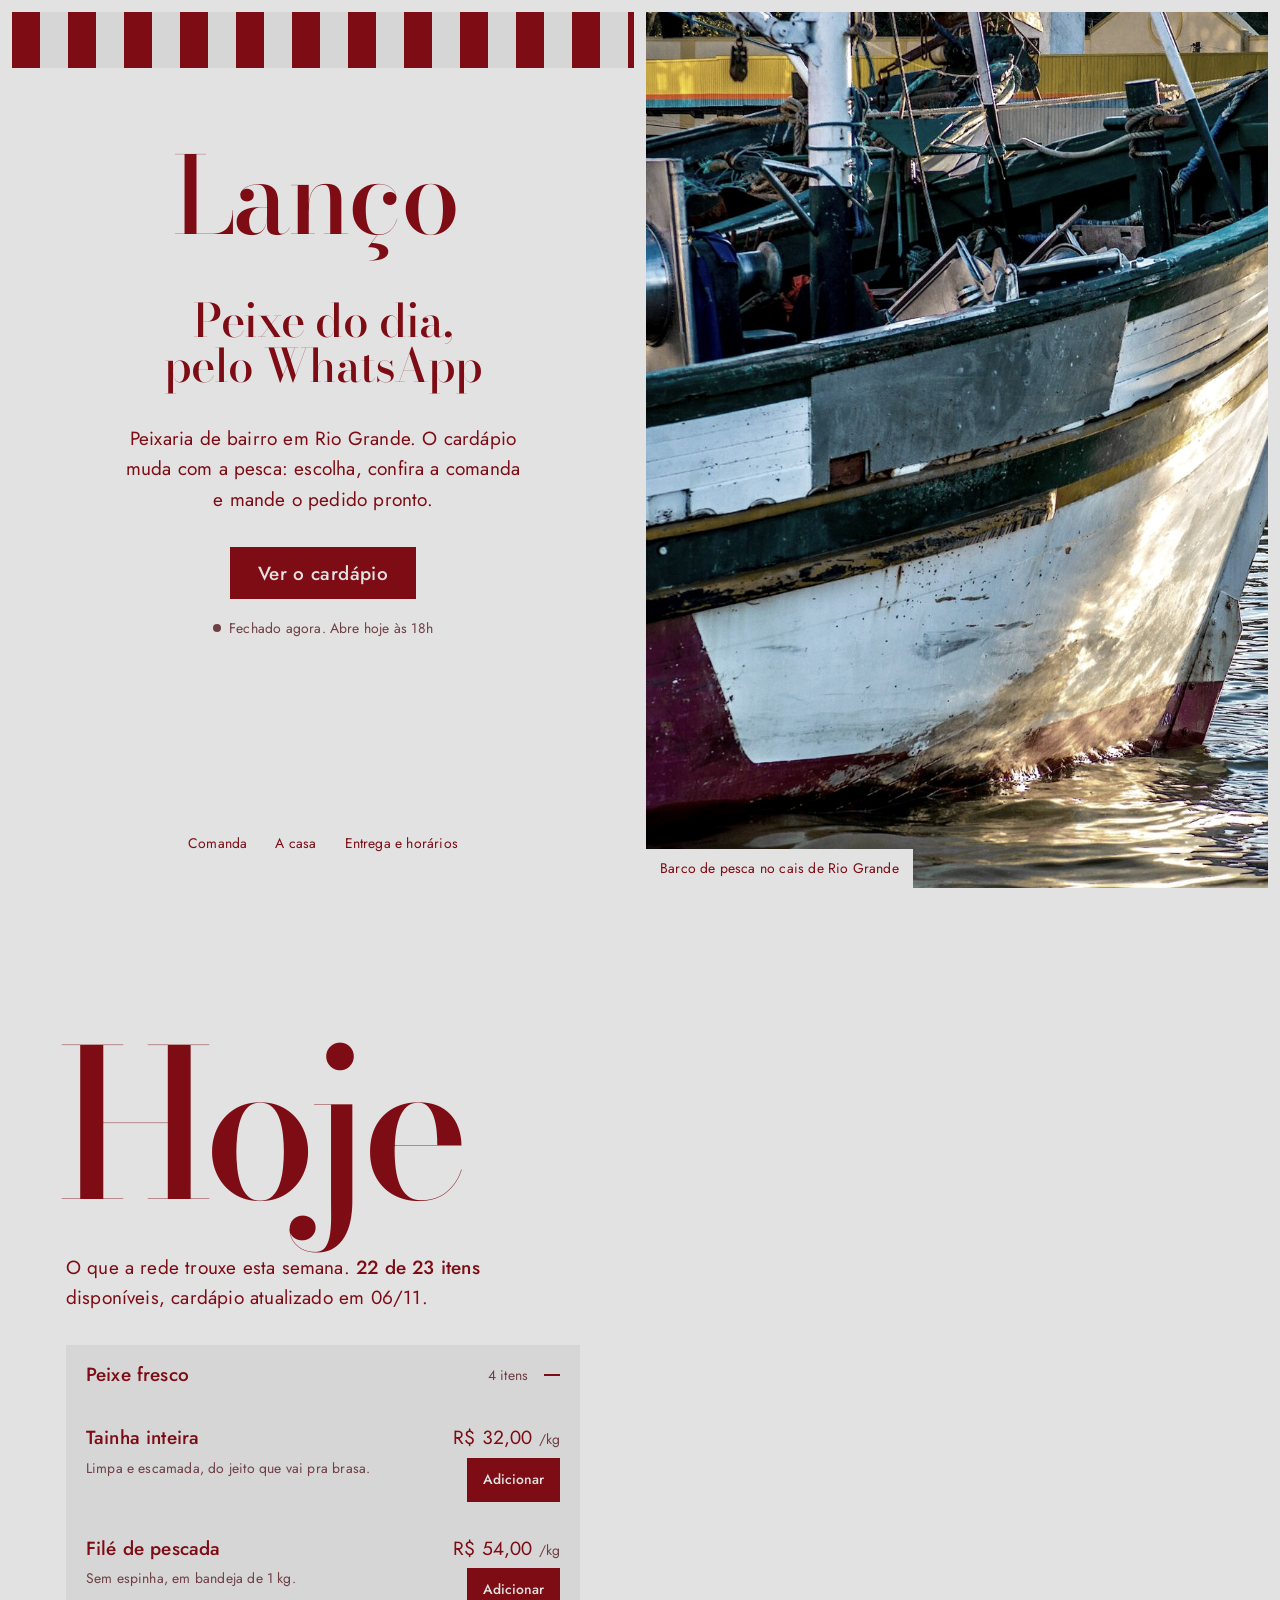
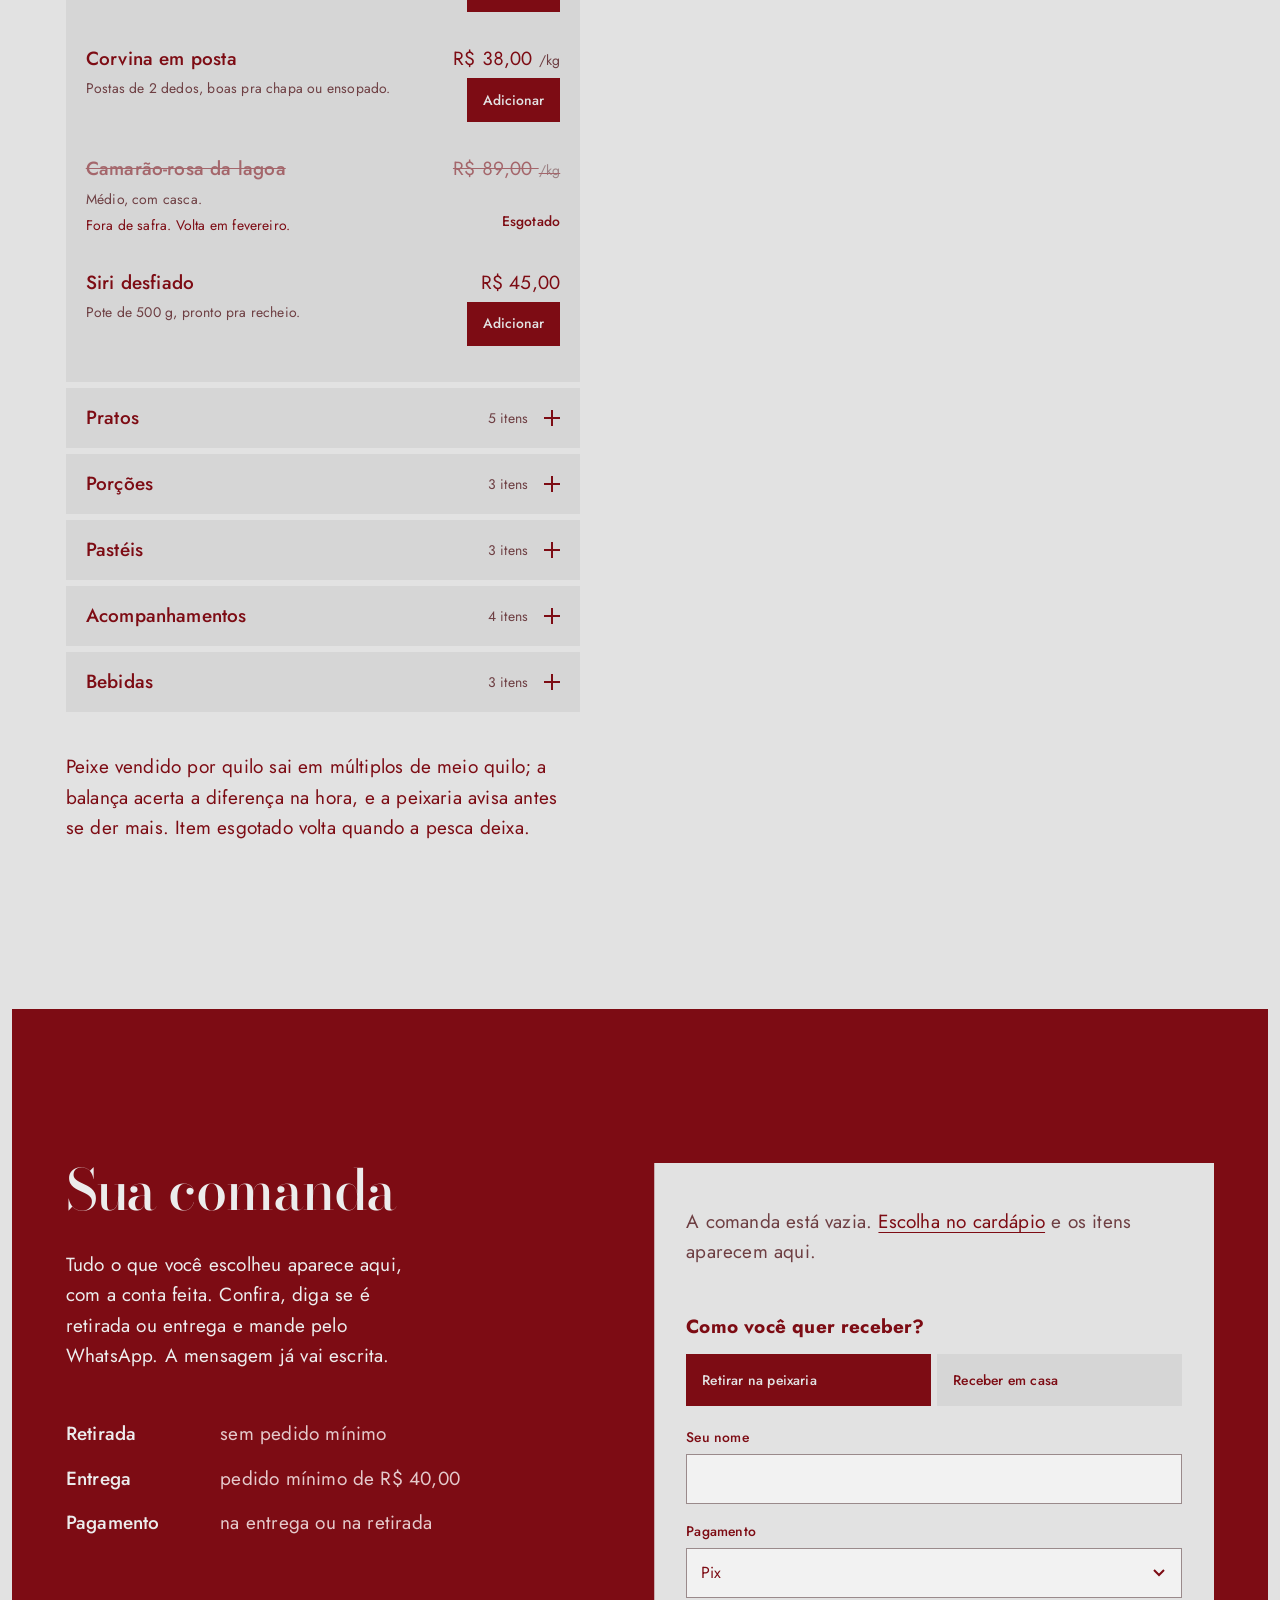
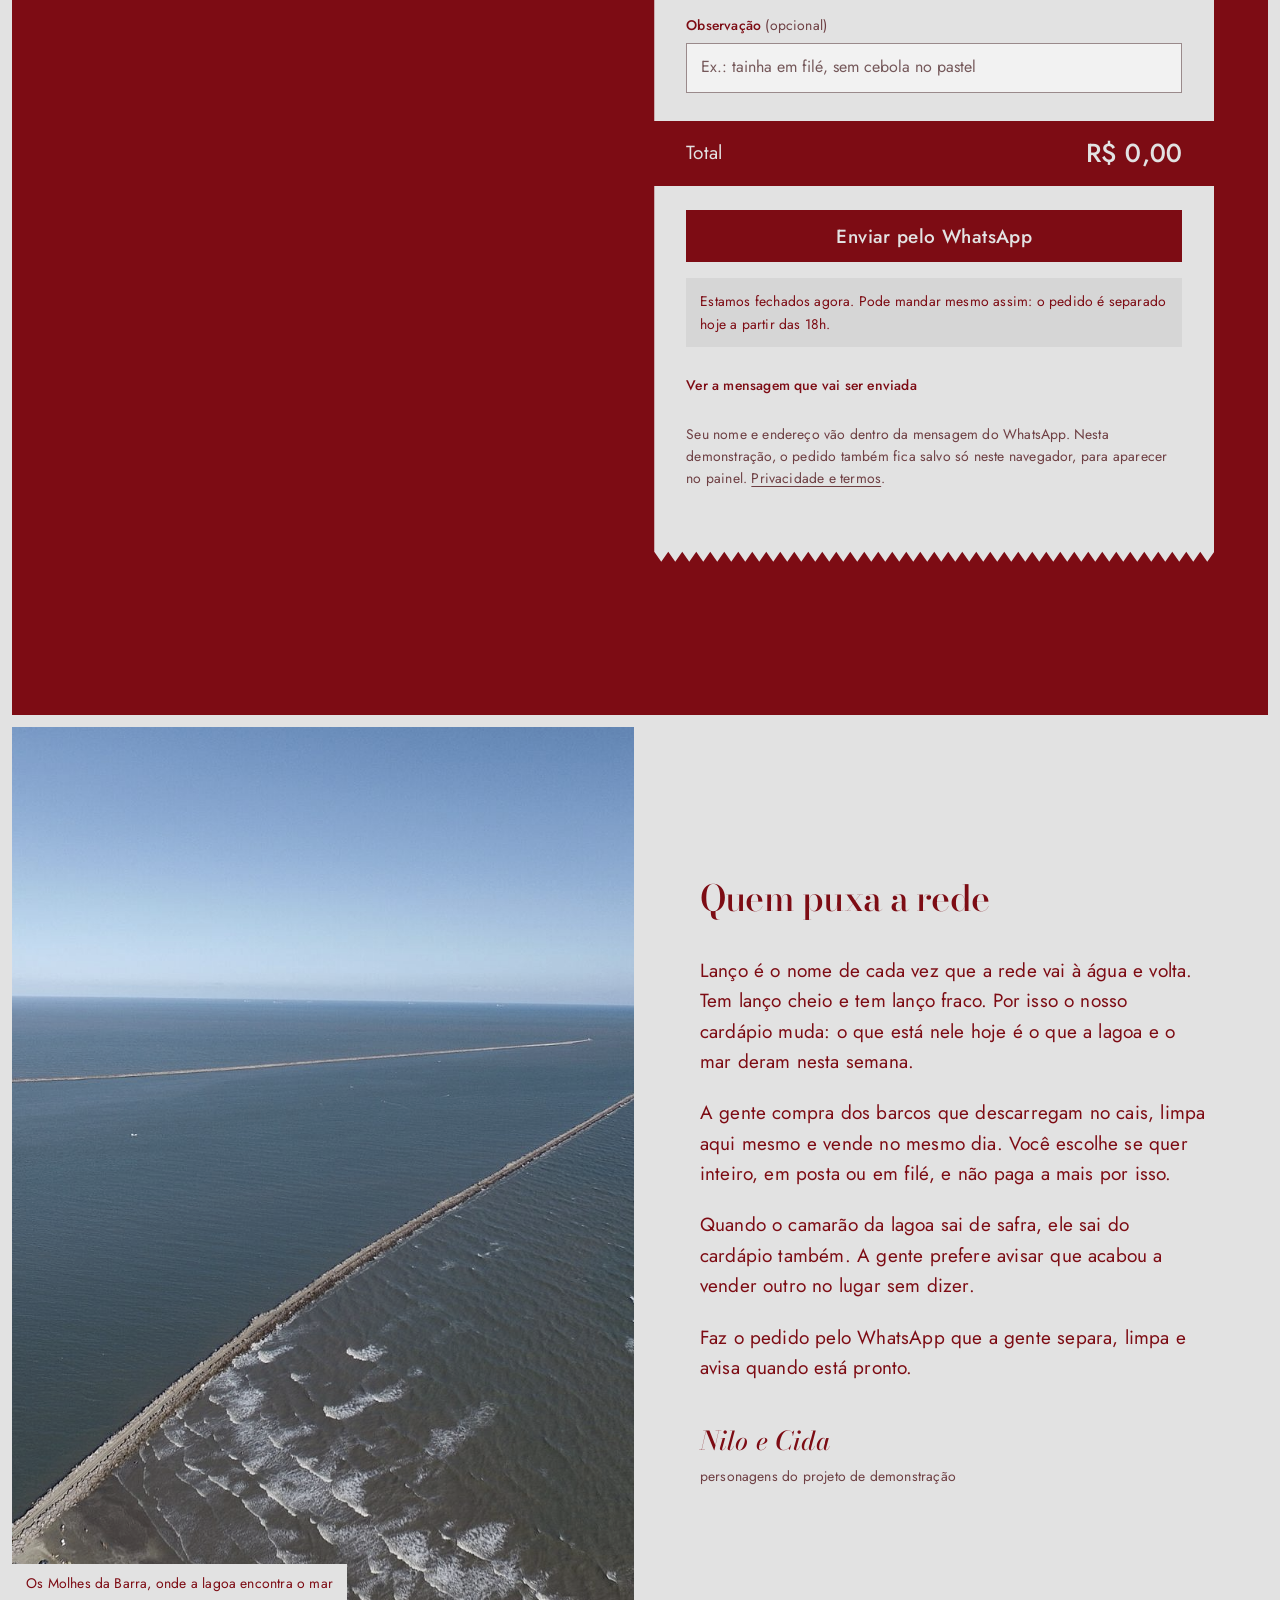
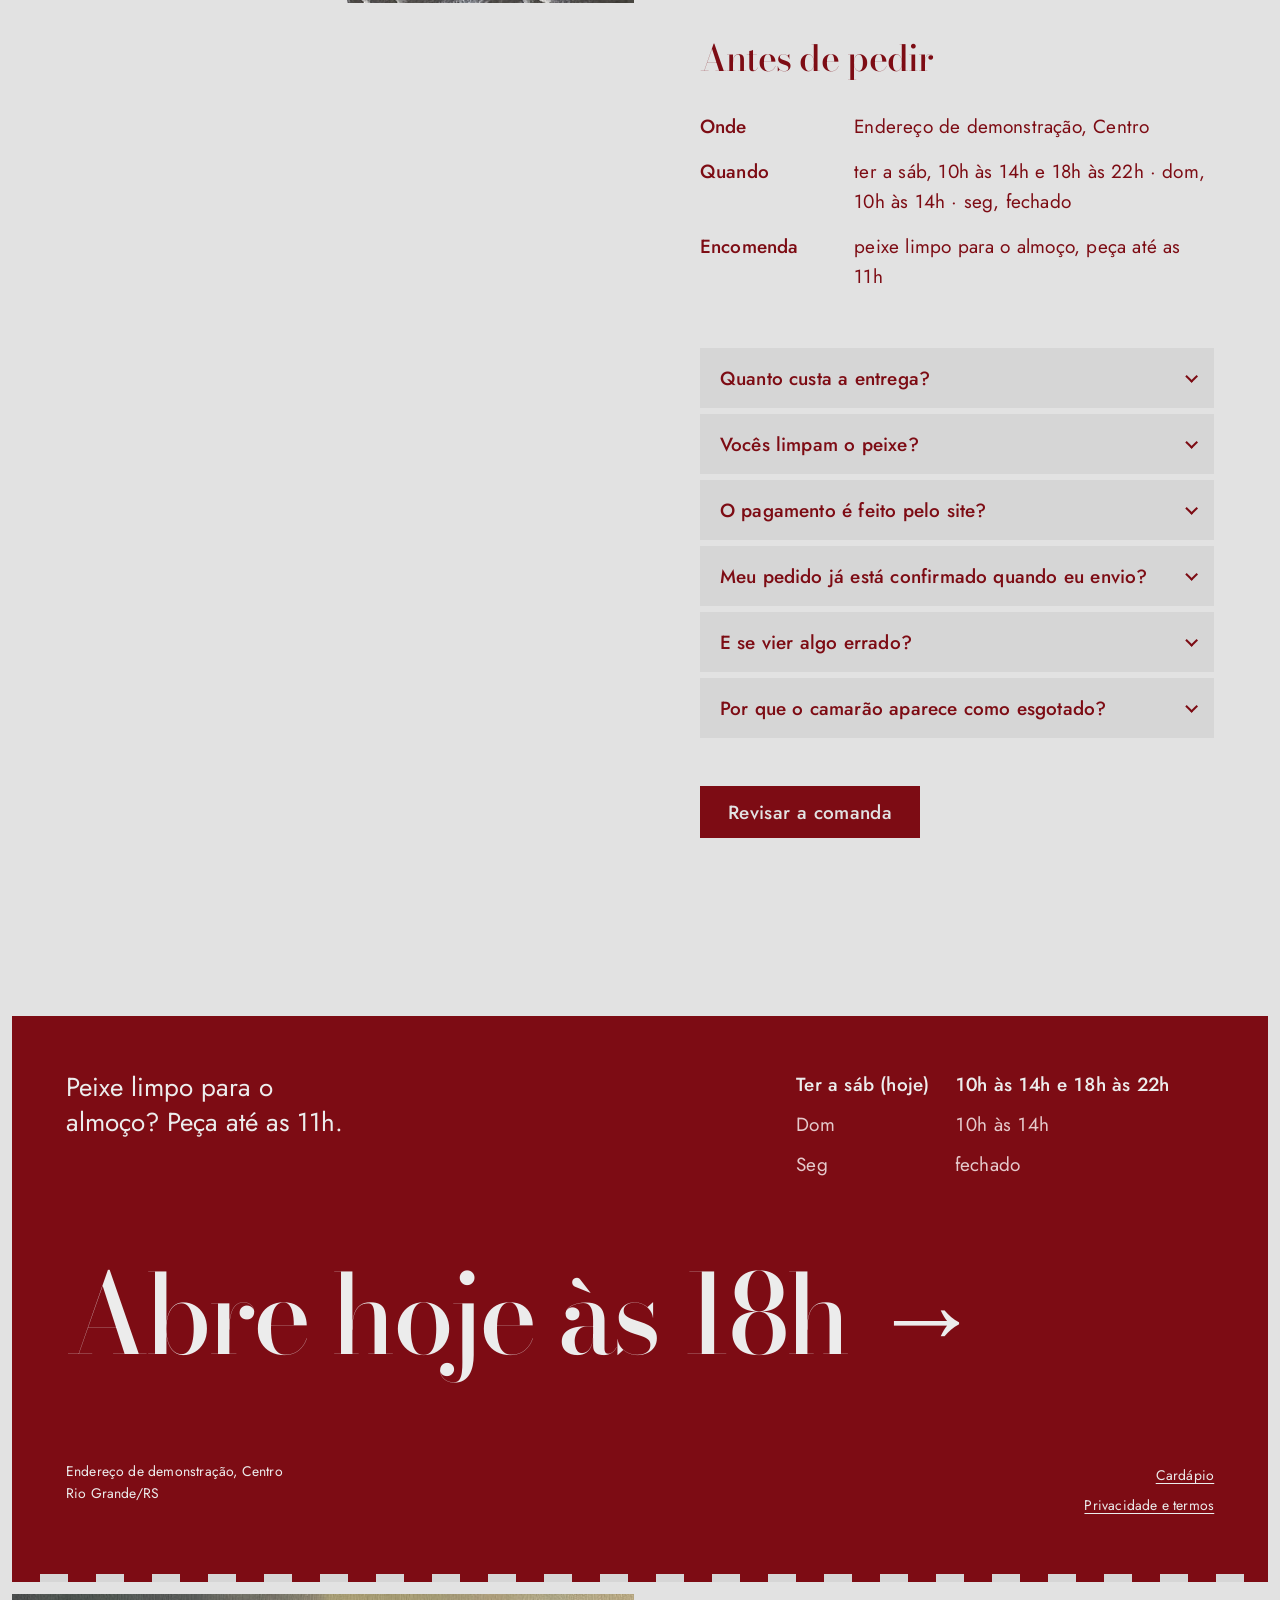
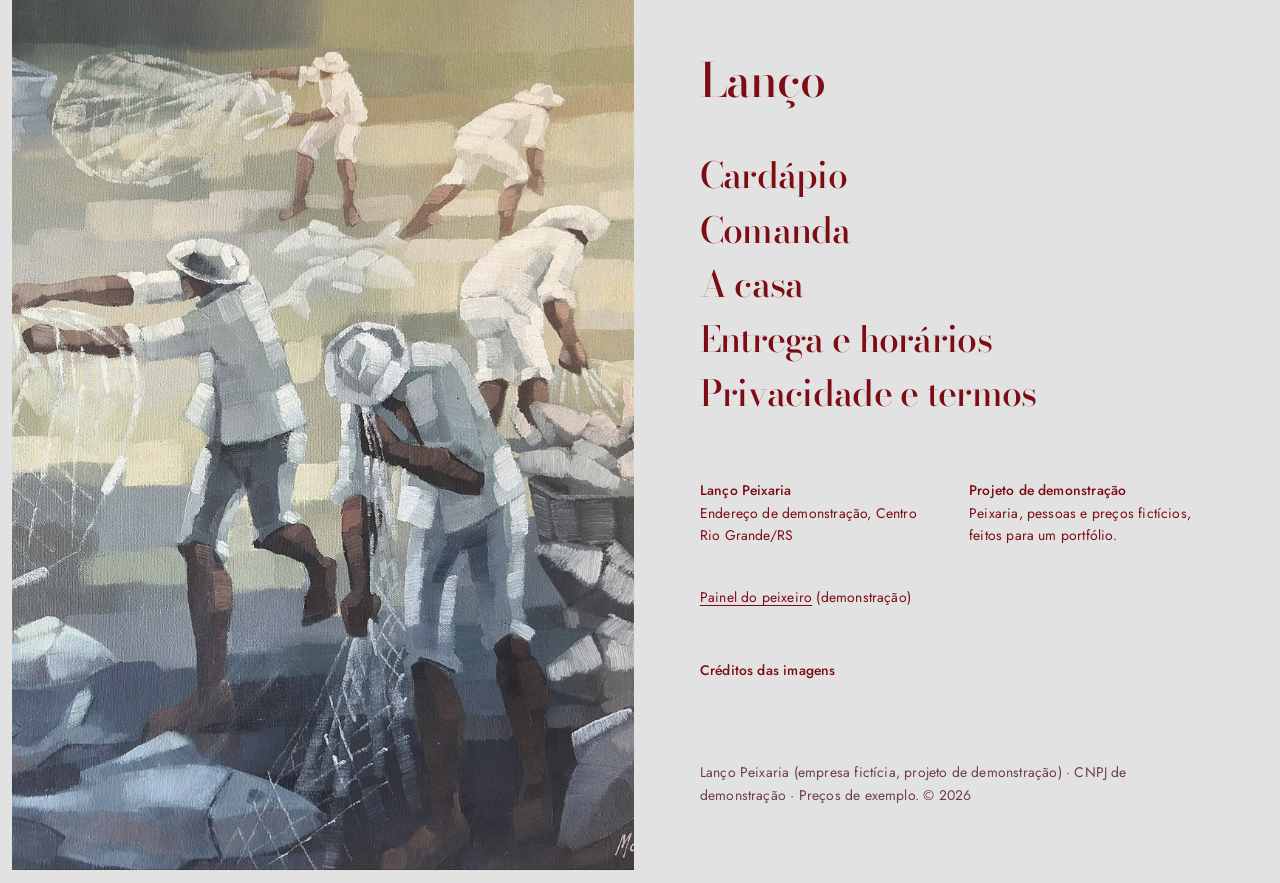
<file: index.html>
<!doctype html>
<html lang="pt-BR">
<head>
  <meta charset="utf-8">
  <meta name="viewport" content="width=device-width, initial-scale=1, viewport-fit=cover">
  <title>Lanço · Peixaria em Rio Grande</title>
  <meta name="description" content="Cardápio do dia de uma peixaria de bairro em Rio Grande/RS. Monte o pedido, confira a comanda e envie pronto pelo WhatsApp. Projeto de demonstração.">
  <meta name="theme-color" content="#7d0c14">
  <link rel="icon" href="assets/favicon.svg" type="image/svg+xml">
  <link rel="preload" href="fonts/bodoni-moda.woff2" as="font" type="font/woff2" crossorigin>
  <link rel="preload" href="fonts/jost.woff2" as="font" type="font/woff2" crossorigin>
  <link rel="stylesheet" href="css/style.css">
</head>
<body>
  <a class="pular" href="#cardapio">Pular para o cardápio</a>

  <!-- 1. Palco: cartão + cardápio, com a foto parada à direita -->
  <div class="palco" data-palco="1">
    <div class="coluna">
      <header class="cartao" id="inicio" data-foto="0">
        <div class="listras" aria-hidden="true"></div>
        <div class="cartao-corpo">
          <p class="marca"><svg class="marca-svg" viewBox="0 0 236 92" role="img" aria-label="Lanço"><use href="#logo"/></svg></p>
          <h1>Peixe do dia, pelo WhatsApp</h1>
          <p class="apoio">Peixaria de bairro em Rio Grande. O cardápio muda com a pesca: escolha, confira a comanda e mande o pedido pronto.</p>
          <a class="botao" href="#cardapio">Ver o cardápio</a>
          <p class="estado" data-estado>Horários abaixo</p>
          <nav class="cartao-links" aria-label="Seções">
            <a href="#comanda">Comanda</a>
            <a href="#casa">A casa</a>
            <a href="#perguntas">Entrega e horários</a>
          </nav>
        </div>
      </header>

      <section class="cardapio" id="cardapio" aria-labelledby="t-cardapio" data-foto="1">
        <h2 class="palavra" id="t-cardapio"><span>Hoje</span></h2>
        <p class="cardapio-info" data-atualizado>O que a rede trouxe esta semana, com preço por quilo ou por unidade.</p>
        <div class="categorias" data-categorias>
          <noscript><p>Para montar o pedido, ative o JavaScript. O cardápio completo também está em <a href="dados/cardapio.json">dados/cardapio.json</a>.</p></noscript>
        </div>
        <p class="cardapio-pe">Peixe vendido por quilo sai em múltiplos de meio quilo; a balança acerta a diferença na hora, e a peixaria avisa antes se der mais. Item esgotado volta quando a pesca deixa.</p>
      </section>
    </div>

    <div class="foto">
      <figure class="foto-quadro" data-fotos>
        <img class="ativa" src="assets/detalhe-de-barco-de-pesca.jpg" width="1600" height="1298" alt="Proa de um barco de pesca branco e vermelho atracado no cais de Rio Grande" fetchpriority="high">
        <img src="assets/fisher-with-his-net.jpg" width="1066" height="1600" alt="Pescador com botas e avental puxando a rede na beira da praia" loading="lazy">
        <figcaption data-legenda>Barco de pesca no cais de Rio Grande</figcaption>
      </figure>
    </div>
  </div>

  <!-- 2. Comanda: quebra o palco, campo vermelho de ponta a ponta -->
  <section class="comanda" id="comanda" aria-labelledby="t-comanda">
    <div class="comanda-texto">
      <h2 id="t-comanda">Sua comanda</h2>
      <p>Tudo o que você escolheu aparece aqui, com a conta feita. Confira, diga se é retirada ou entrega e mande pelo WhatsApp. A mensagem já vai escrita.</p>
      <dl class="comanda-regras">
        <div><dt>Retirada</dt><dd>sem pedido mínimo</dd></div>
        <div><dt>Entrega</dt><dd data-minimo>pedido mínimo de R$ 40,00</dd></div>
        <div><dt>Pagamento</dt><dd>na entrega ou na retirada</dd></div>
      </dl>
    </div>

    <form class="papeleta" data-form novalidate>
      <div class="papeleta-itens" data-itens aria-live="polite">
        <p class="vazia">A comanda está vazia. <a href="#cardapio">Escolha no cardápio</a> e os itens aparecem aqui.</p>
      </div>

      <fieldset class="grupo">
        <legend>Como você quer receber?</legend>
        <div class="opcoes">
          <label class="opcao"><input type="radio" name="modo" value="retirada" checked> <span>Retirar na peixaria</span></label>
          <label class="opcao"><input type="radio" name="modo" value="entrega"> <span>Receber em casa</span></label>
        </div>
      </fieldset>

      <div class="campos">
        <label class="campo">
          <span>Seu nome</span>
          <input name="nome" autocomplete="given-name" required aria-describedby="erro-nome">
          <small class="erro" id="erro-nome" data-erro="nome"></small>
        </label>

        <div class="so-entrega" data-entrega hidden>
          <label class="campo">
            <span>Bairro</span>
            <select name="bairro" aria-describedby="erro-bairro" data-bairros>
              <option value="">Escolha o bairro</option>
            </select>
            <small class="erro" id="erro-bairro" data-erro="bairro"></small>
          </label>
          <label class="campo">
            <span>Rua, número e complemento</span>
            <input name="endereco" autocomplete="street-address" aria-describedby="erro-endereco">
            <small class="erro" id="erro-endereco" data-erro="endereco"></small>
          </label>
        </div>

        <label class="campo">
          <span>Pagamento</span>
          <select name="pagamento" data-pagamentos></select>
        </label>
        <label class="campo" data-troco hidden>
          <span>Troco para quanto?</span>
          <input name="troco" inputmode="decimal" placeholder="Ex.: 100" aria-describedby="erro-troco">
          <small class="erro" id="erro-troco" data-erro="troco"></small>
        </label>
        <label class="campo">
          <span>Observação <em>(opcional)</em></span>
          <input name="obs" maxlength="140" placeholder="Ex.: tainha em filé, sem cebola no pastel">
        </label>
      </div>

      <div class="conta" data-conta></div>

      <div class="papeleta-total">
        <span>Total</span>
        <strong data-total>R$ 0,00</strong>
      </div>

      <div class="papeleta-pe">
        <button class="botao botao-cheio" type="submit" data-enviar>Enviar pelo WhatsApp</button>
        <p class="enviado" data-enviado tabindex="-1" role="status" hidden></p>
        <p class="aviso-fechado" data-fechado hidden></p>
        <details class="previa">
          <summary>Ver a mensagem que vai ser enviada</summary>
          <p class="previa-texto" data-previa></p>
        </details>
        <p class="nota">Seu nome e endereço vão dentro da mensagem do WhatsApp. Nesta demonstração, o pedido também fica salvo só neste navegador, para aparecer no painel. <a href="privacidade.html">Privacidade e termos</a>.</p>
      </div>
    </form>
  </section>

  <!-- 3. Segundo palco: a carta e as perguntas, foto parada à esquerda -->
  <div class="palco palco-inverso" data-palco="2">
    <div class="foto">
      <figure class="foto-quadro" data-fotos>
        <video class="ativa" src="assets/cast-fish-net-slow-motion-kanagawa-japan.webm" poster="assets/cast-fish-net-slow-motion-kanagawa-japan-poster.jpg" width="854" height="480" muted loop playsinline preload="metadata" aria-hidden="true"></video>
        <img src="assets/molhes-da-barra-rio-grande-rs.jpg" width="1600" height="1200" alt="Vista aérea dos Molhes da Barra entrando no mar, em Rio Grande" loading="lazy">
        <figcaption data-legenda>Uma tarrafa aberta no ar: isso é um lanço</figcaption>
      </figure>
    </div>

    <div class="coluna">
      <section class="carta" id="casa" aria-labelledby="t-casa" data-foto="0">
        <h2 id="t-casa">Quem puxa a rede</h2>
        <div class="carta-papel">
          <p>Lanço é o nome de cada vez que a rede vai à água e volta. Tem lanço cheio e tem lanço fraco. Por isso o nosso cardápio muda: o que está nele hoje é o que a lagoa e o mar deram nesta semana.</p>
          <p>A gente compra dos barcos que descarregam no cais, limpa aqui mesmo e vende no mesmo dia. Você escolhe se quer inteiro, em posta ou em filé, e não paga a mais por isso.</p>
          <p>Quando o camarão da lagoa sai de safra, ele sai do cardápio também. A gente prefere avisar que acabou a vender outro no lugar sem dizer.</p>
          <p>Faz o pedido pelo WhatsApp que a gente separa, limpa e avisa quando está pronto.</p>
          <p class="assinatura">Nilo e Cida<small>personagens do projeto de demonstração</small></p>
        </div>
      </section>

      <section class="perguntas" id="perguntas" aria-labelledby="t-perguntas" data-foto="1">
        <h2 id="t-perguntas">Antes de pedir</h2>
        <ul class="fatos">
          <li><strong>Onde</strong> <span data-endereco></span></li>
          <li><strong>Quando</strong> <span data-horarios></span></li>
          <li><strong>Encomenda</strong> <span data-encomenda></span></li>
        </ul>

        <div class="acordeao">
          <details>
            <summary>Quanto custa a entrega?</summary>
            <div class="resposta"><p>Depende do bairro. O pedido mínimo para entrega é <span data-minimo-texto>R$ 40,00</span>; na retirada não tem mínimo.</p><ul class="taxas" data-taxas></ul></div>
          </details>
          <details>
            <summary>Vocês limpam o peixe?</summary>
            <div class="resposta"><p>Sim, sem custo. Escreva na observação da comanda se quer inteiro escamado, em posta ou em filé.</p></div>
          </details>
          <details>
            <summary>O pagamento é feito pelo site?</summary>
            <div class="resposta"><p>Não. O site só monta o pedido. Você paga na entrega ou na retirada, com Pix, cartão ou dinheiro. Se escolher Pix, a chave vem na resposta do WhatsApp.</p></div>
          </details>
          <details>
            <summary>Meu pedido já está confirmado quando eu envio?</summary>
            <div class="resposta"><p>Ainda não. Ele é confirmado quando a peixaria responde no WhatsApp com o horário de entrega ou de retirada. Se algum item tiver acabado, avisamos antes de separar.</p></div>
          </details>
          <details>
            <summary>E se vier algo errado?</summary>
            <div class="resposta"><p>Fale com a gente no WhatsApp em até 2 horas depois de receber. Item errado, faltando ou fora do ponto: trocamos ou devolvemos o valor daquele item.</p></div>
          </details>
          <details>
            <summary>Por que o camarão aparece como esgotado?</summary>
            <div class="resposta"><p>O camarão-rosa da Lagoa dos Patos tem época de pesca no começo do ano. Fora dela, ele fica no cardápio marcado como esgotado, para você saber quando volta.</p></div>
          </details>
        </div>
        <a class="botao" href="#comanda">Revisar a comanda</a>
      </section>
    </div>
  </div>

  <!-- 4. Contato: o estado da casa em letra grande -->
  <section class="contato" aria-labelledby="t-contato">
    <h2 class="contato-frase" id="t-contato">Peixe limpo para o almoço? Peça até as <span data-encomenda-hora>11h</span>.</h2>
    <dl class="contato-horas" data-semana aria-label="Horários da semana"></dl>
    <a class="contato-grande" href="#comanda" data-estado-grande>Peça pelo WhatsApp</a>
    <div class="contato-pe">
      <p><span data-endereco></span><br><span data-cidade>Rio Grande/RS</span></p>
      <p><a href="#cardapio">Cardápio</a><br><a href="privacidade.html">Privacidade e termos</a></p>
    </div>
  </section>

  <div class="listras listras-fina" aria-hidden="true"></div>

  <footer class="rodape">
    <div class="rodape-foto">
      <img src="assets/manoel-costa-1982-pesca-de-tarrafa-oleo.jpg" width="1600" height="1185" alt="Detalhe de pintura a óleo: pescadores jogando tarrafa na beira d'água, com peixes azuis na areia" loading="lazy">
    </div>
    <div class="rodape-menu">
      <p class="rodape-marca"><svg viewBox="0 0 236 92" role="img" aria-label="Lanço"><use href="#logo"/></svg></p>
      <nav aria-label="Rodapé">
        <ul class="rodape-links">
          <li><a href="#cardapio">Cardápio</a></li>
          <li><a href="#comanda">Comanda</a></li>
          <li><a href="#casa">A casa</a></li>
          <li><a href="#perguntas">Entrega e horários</a></li>
          <li><a href="privacidade.html">Privacidade e termos</a></li>
        </ul>
      </nav>
      <div class="rodape-blocos">
        <p><strong>Lanço Peixaria</strong><br><span data-endereco></span><br><span data-cidade></span></p>
        <p><strong>Projeto de demonstração</strong><br>Peixaria, pessoas e preços fictícios, feitos para um portfólio.</p>
      </div>
      <p class="rodape-painel"><a href="painel.html">Painel do peixeiro</a> (demonstração)</p>
      <details class="creditos">
        <summary>Créditos das imagens</summary>
        <ul data-creditos></ul>
      </details>
      <p class="legal" data-legal></p>
    </div>
  </footer>

  <!-- Barra da comanda: aparece quando há itens e a comanda não está na tela -->
  <a class="barra-comanda" href="#comanda" data-barra hidden>
    <span data-barra-qtd>0 itens</span>
    <strong data-barra-total>R$ 0,00</strong>
    <span class="barra-acao">Revisar comanda</span>
  </a>
  <p class="sr-only" aria-live="polite" data-anuncio></p>

  <svg width="0" height="0" style="position:absolute" aria-hidden="true">
    <symbol id="logo" viewBox="0 0 236 92">
      <text x="0" y="70" font-family="Bodoni Moda, serif" font-size="84" font-weight="500" letter-spacing="-2" fill="currentColor">Lanço</text>
    </symbol>
  </svg>

  <script src="js/config.js"></script>
  <script src="js/cardapio-dados.js"></script>
  <script src="js/creditos.js"></script>
  <script src="js/pedidos.js"></script>
  <script src="js/app.js"></script>
</body>
</html>
</file>
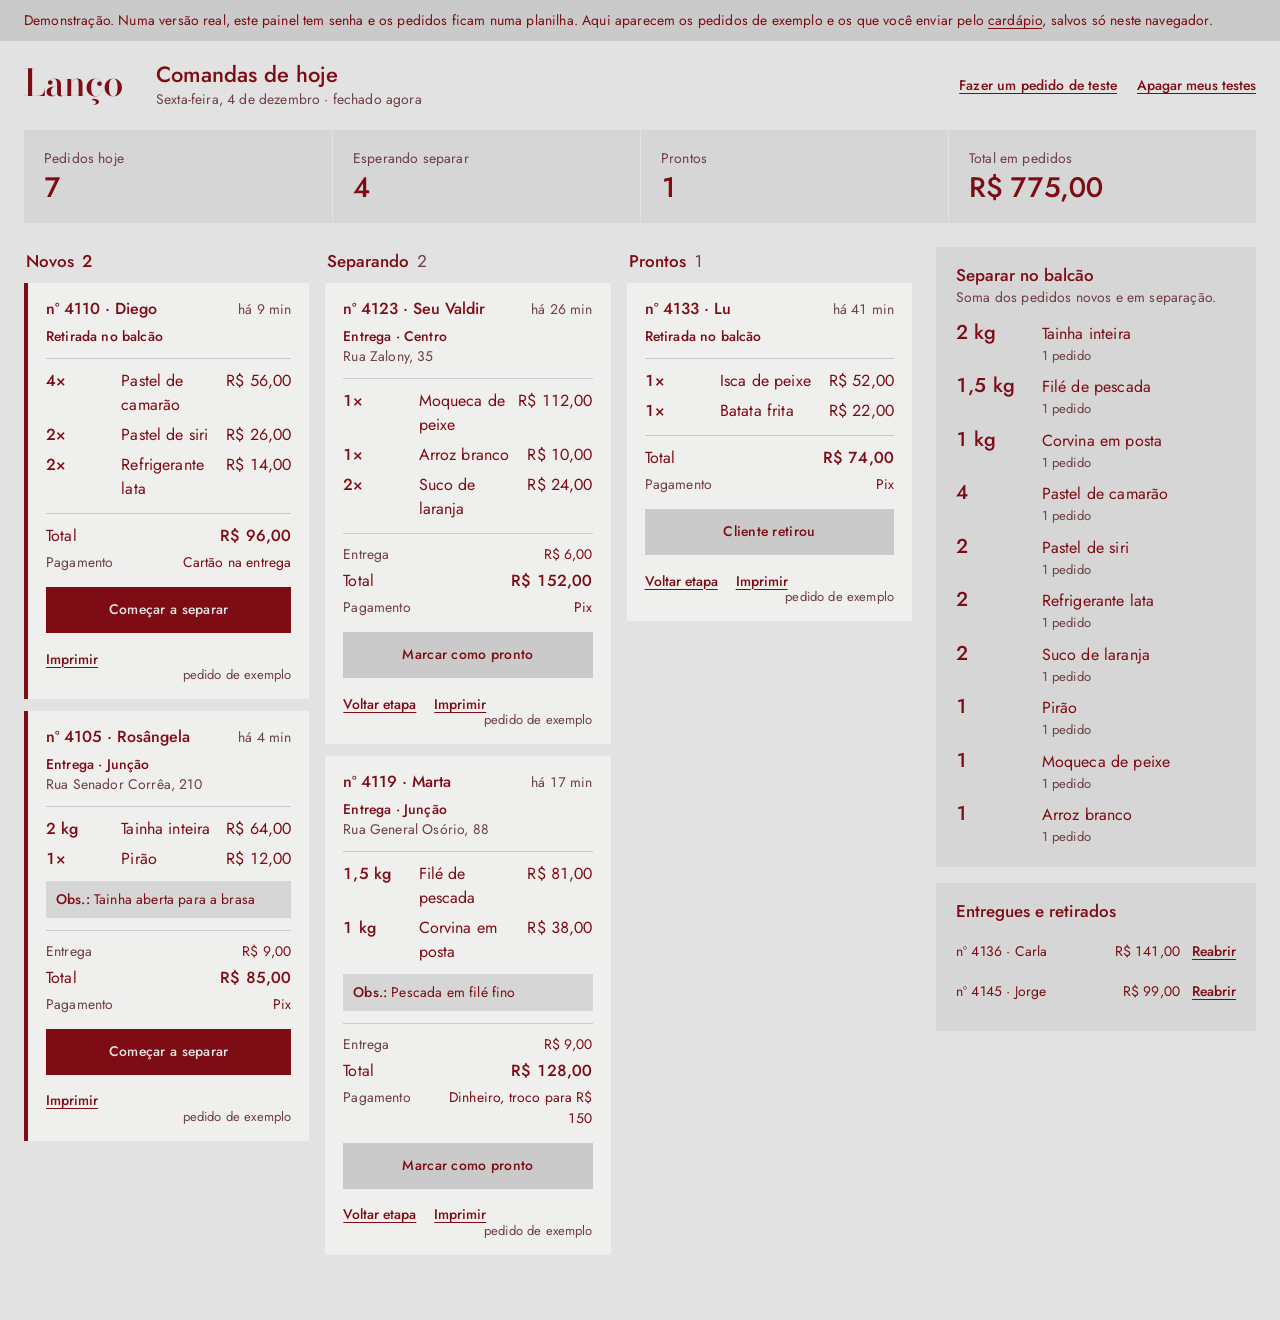
<file: painel.html>
<!doctype html>
<html lang="pt-BR">
<head>
  <meta charset="utf-8">
  <meta name="viewport" content="width=device-width, initial-scale=1, viewport-fit=cover">
  <title>Comandas · Lanço</title>
  <meta name="robots" content="noindex">
  <meta name="theme-color" content="#7d0c14">
  <link rel="icon" href="assets/favicon.svg" type="image/svg+xml">
  <link rel="preload" href="fonts/jost.woff2" as="font" type="font/woff2" crossorigin>
  <link rel="stylesheet" href="css/style.css">
  <link rel="stylesheet" href="css/painel.css">
</head>
<body class="painel">
  <p class="demo">Demonstração. Numa versão real, este painel tem senha e os pedidos ficam numa planilha. Aqui aparecem os pedidos de exemplo e os que você enviar pelo <a href="index.html#cardapio">cardápio</a>, salvos só neste navegador.</p>

  <header class="topo">
    <a class="topo-marca" href="index.html" aria-label="Lanço, voltar ao site">
      <svg viewBox="0 0 236 92" aria-hidden="true"><text x="0" y="70" font-family="Bodoni Moda, serif" font-size="84" font-weight="500" letter-spacing="-2" fill="currentColor">Lanço</text></svg>
    </a>
    <div class="topo-titulo">
      <h1>Comandas de hoje</h1>
      <p><span data-data></span> · <span class="estado" data-estado></span></p>
    </div>
    <div class="topo-acoes">
      <a class="acao-texto" href="index.html#cardapio">Fazer um pedido de teste</a>
      <button type="button" class="acao-texto" data-apagar>Apagar meus testes</button>
    </div>
  </header>

  <main class="mesa">
    <section class="numeros" aria-label="Resumo do dia">
      <div><p>Pedidos hoje</p><strong data-n="hoje">0</strong></div>
      <div><p>Esperando separar</p><strong data-n="separar">0</strong></div>
      <div><p>Prontos</p><strong data-n="prontos">0</strong></div>
      <div><p>Total em pedidos</p><strong data-n="vendido">R$ 0,00</strong></div>
    </section>

    <div class="mesa-grade">
      <div class="quadro" aria-label="Comandas por etapa">
        <section class="raia" data-raia="novo" aria-labelledby="r-novo">
          <h2 id="r-novo">Novos <span data-qtd></span></h2>
          <ol class="papeletas" data-lista></ol>
          <p class="raia-vazia" hidden>Nenhum pedido novo. Quando alguém enviar pelo site, ele aparece aqui.</p>
        </section>
        <section class="raia" data-raia="separando" aria-labelledby="r-separando">
          <h2 id="r-separando">Separando <span data-qtd></span></h2>
          <ol class="papeletas" data-lista></ol>
          <p class="raia-vazia" hidden>Nada no balcão agora.</p>
        </section>
        <section class="raia" data-raia="pronto" aria-labelledby="r-pronto">
          <h2 id="r-pronto">Prontos <span data-qtd></span></h2>
          <ol class="papeletas" data-lista></ol>
          <p class="raia-vazia" hidden>Nenhum pedido esperando retirada ou entregador.</p>
        </section>
      </div>

      <aside class="lado">
        <section class="balcao" aria-labelledby="t-balcao">
          <h2 id="t-balcao">Separar no balcão</h2>
          <p class="lado-sub">Soma dos pedidos novos e em separação.</p>
          <ul class="balcao-lista" data-balcao></ul>
        </section>

        <section class="feitos" aria-labelledby="t-feitos">
          <h2 id="t-feitos">Entregues e retirados</h2>
          <ul class="feitos-lista" data-feitos></ul>
        </section>
      </aside>
    </div>
  </main>

  <p class="sr-only" aria-live="polite" data-anuncio></p>

  <script src="js/config.js"></script>
  <script src="js/cardapio-dados.js"></script>
  <script src="js/pedidos.js"></script>
  <script src="js/painel.js"></script>
</body>
</html>
</file>
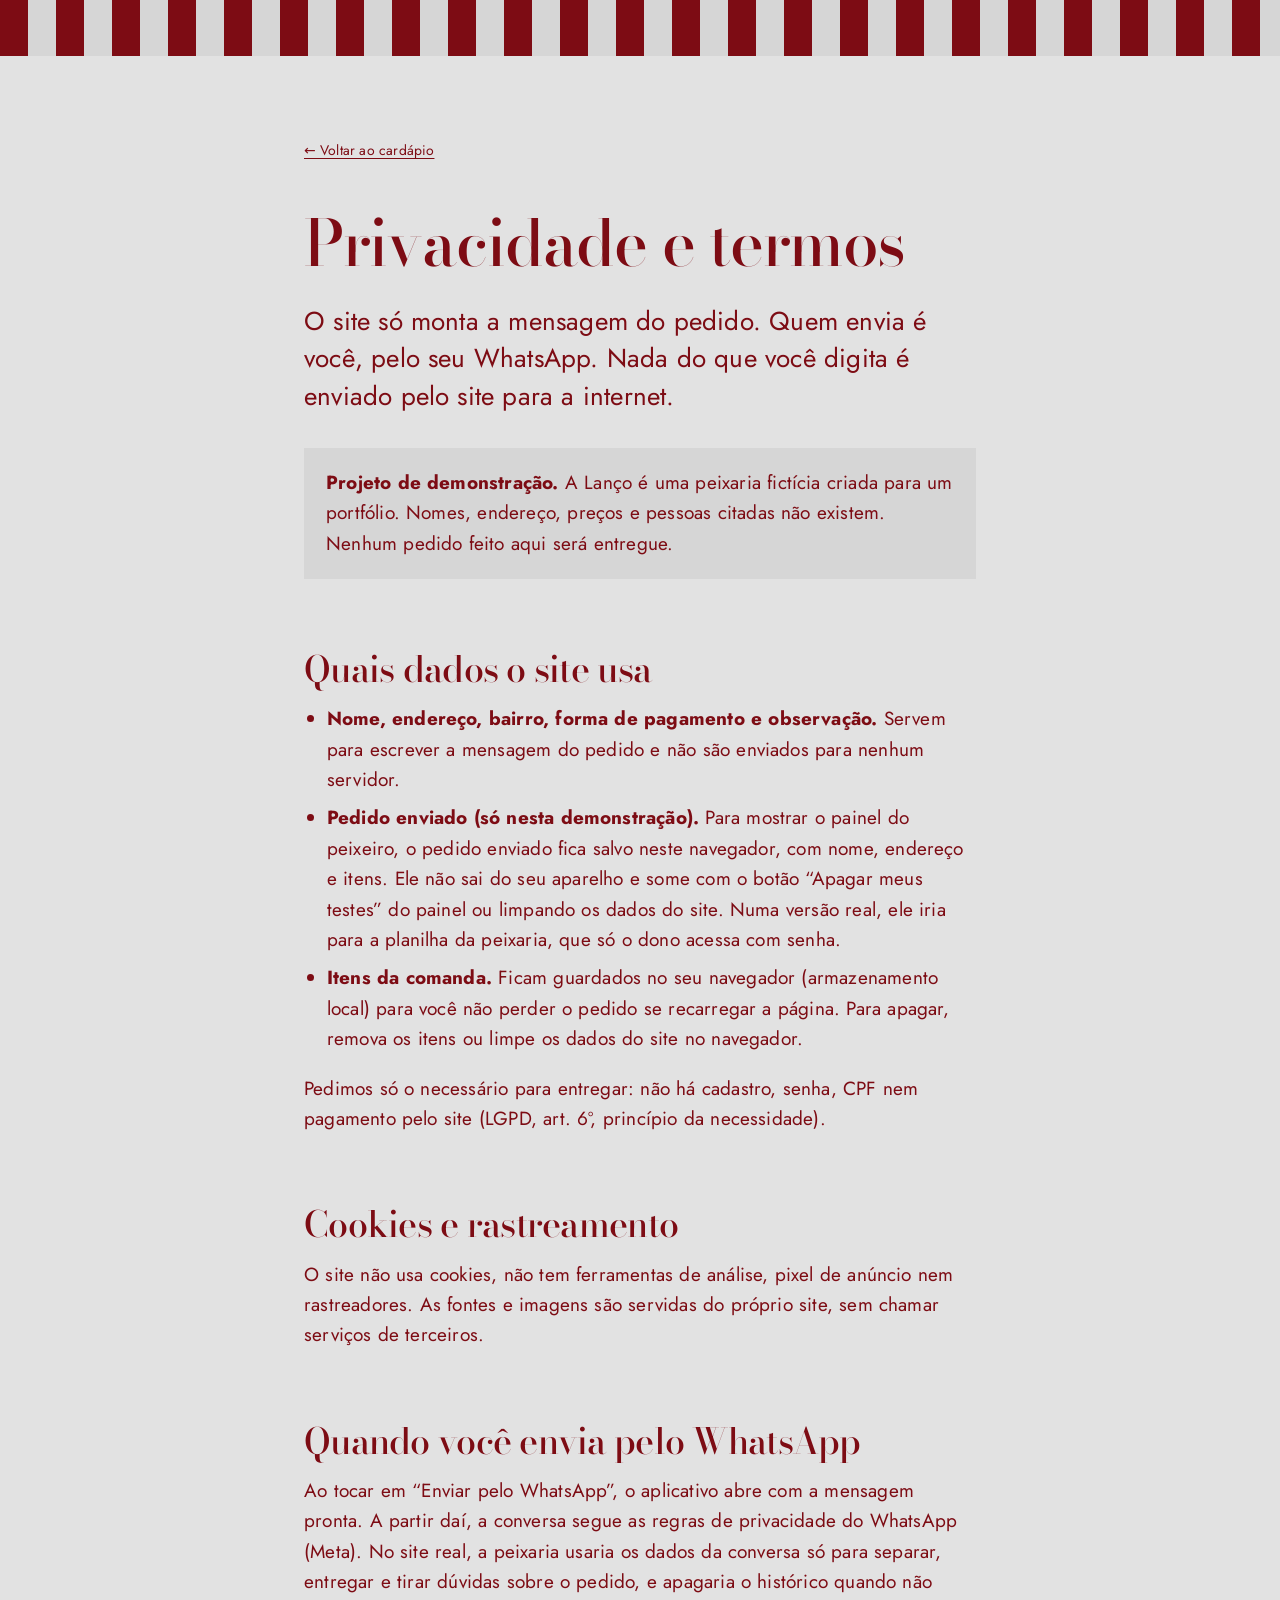
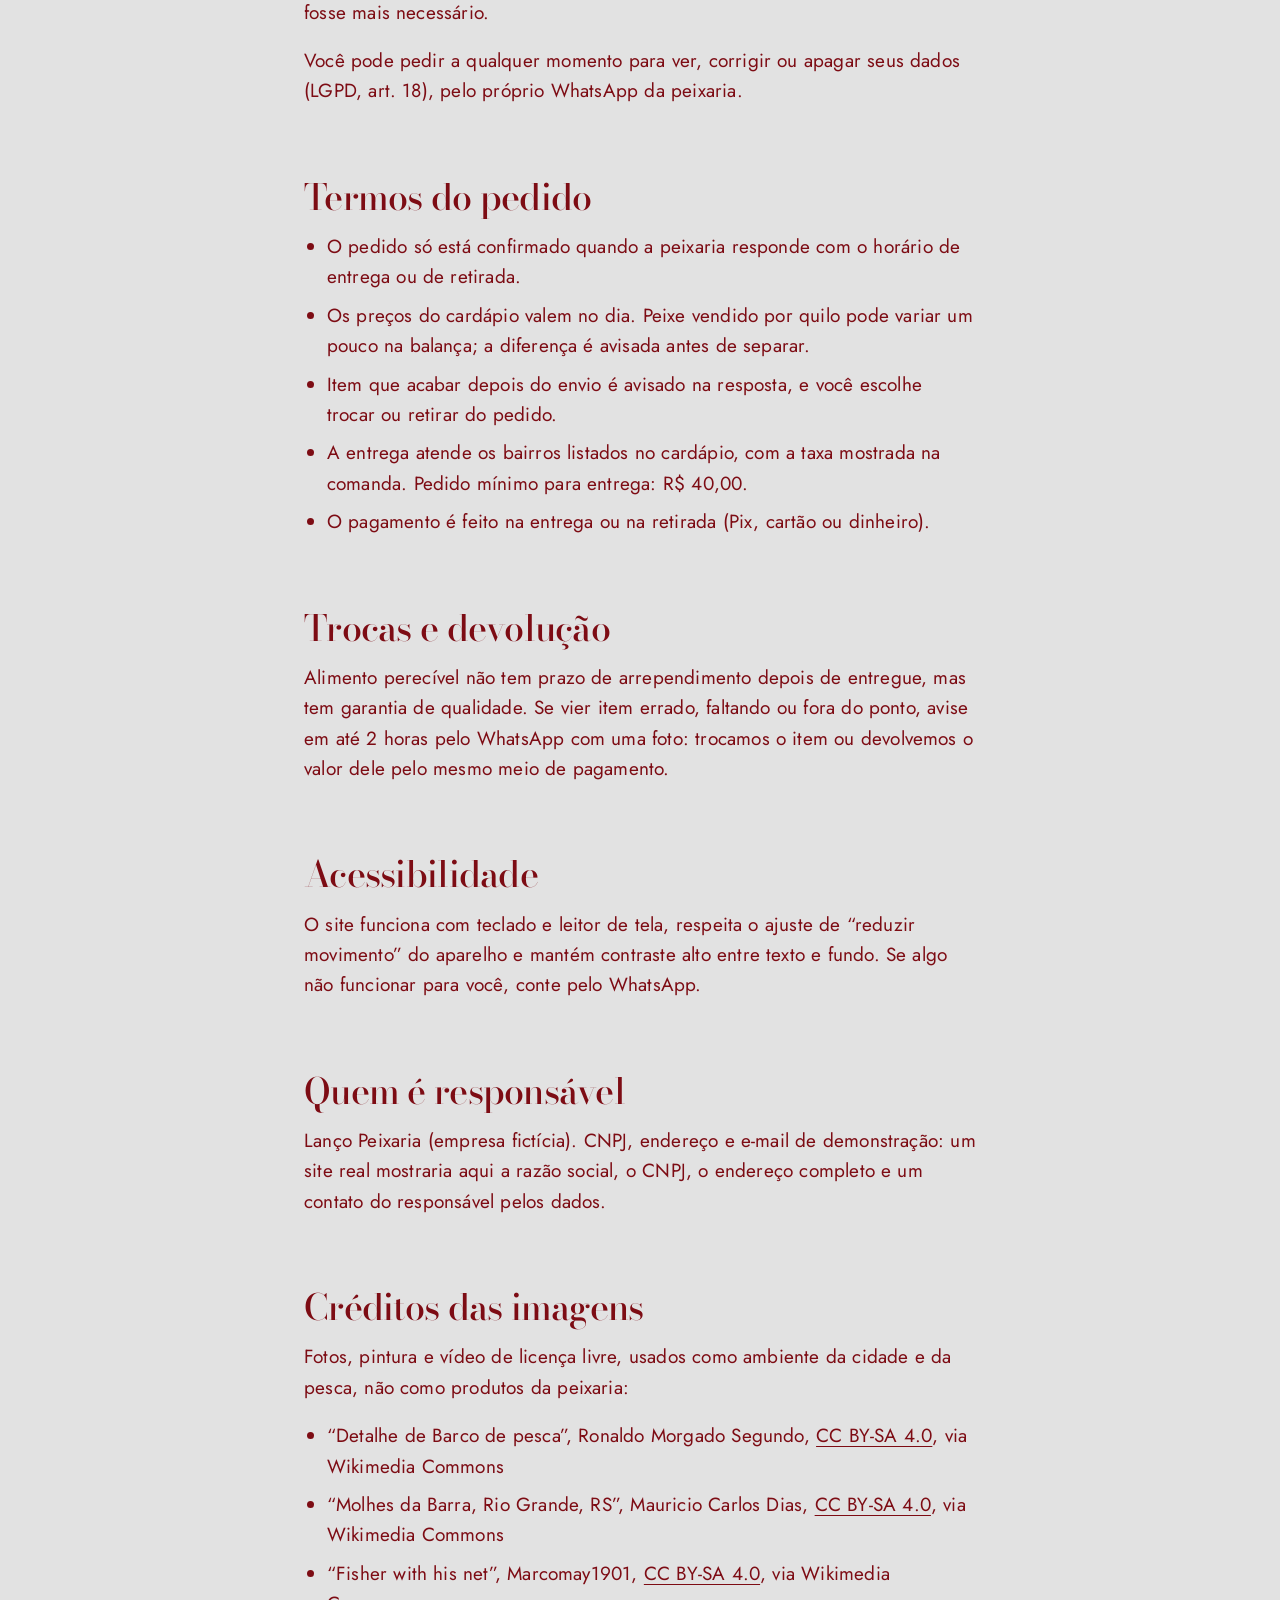
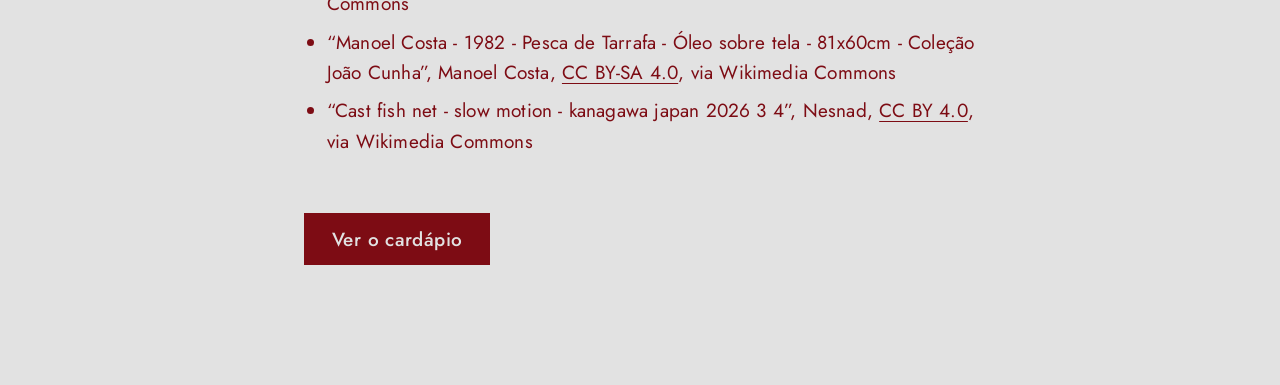
<file: privacidade.html>
<!doctype html>
<html lang="pt-BR">
<head>
  <meta charset="utf-8">
  <meta name="viewport" content="width=device-width, initial-scale=1">
  <title>Privacidade e termos · Lanço</title>
  <meta name="description" content="Como o site da Lanço trata seus dados, termos de uso, trocas e créditos das imagens. Projeto de demonstração.">
  <meta name="theme-color" content="#7d0c14">
  <link rel="icon" href="assets/favicon.svg" type="image/svg+xml">
  <link rel="stylesheet" href="css/style.css">
  <style>
    .doc { max-width: 720px; margin: 0 auto; padding: 72px 24px 120px; }
    .doc .voltar { display: inline-flex; min-height: 44px; align-items: center; font-size: var(--step-small); }
    .doc h1 { font-size: clamp(2.5rem, 6vw, 4rem); margin-top: 40px; }
    .doc .resumo { margin-top: 28px; font-size: var(--step-lead); line-height: 1.45; }
    .doc h2 { font-size: clamp(1.75rem, 3vw, 2.25rem); margin-top: 72px; }
    .doc p, .doc ul { margin-top: 18px; }
    .doc ul { padding-left: 1.2em; display: grid; gap: 8px; }
    .doc .faixa { background: var(--surface); padding: 20px 22px; margin-top: 32px; }
  </style>
</head>
<body>
  <div class="listras" aria-hidden="true"></div>
  <main class="doc">
    <a class="voltar" href="index.html">← Voltar ao cardápio</a>
    <h1>Privacidade e termos</h1>
    <p class="resumo">O site só monta a mensagem do pedido. Quem envia é você, pelo seu WhatsApp. Nada do que você digita é enviado pelo site para a internet.</p>

    <p class="faixa"><strong>Projeto de demonstração.</strong> A Lanço é uma peixaria fictícia criada para um portfólio. Nomes, endereço, preços e pessoas citadas não existem. Nenhum pedido feito aqui será entregue.</p>

    <h2>Quais dados o site usa</h2>
    <ul>
      <li><strong>Nome, endereço, bairro, forma de pagamento e observação.</strong> Servem para escrever a mensagem do pedido e não são enviados para nenhum servidor.</li>
      <li><strong>Pedido enviado (só nesta demonstração).</strong> Para mostrar o painel do peixeiro, o pedido enviado fica salvo neste navegador, com nome, endereço e itens. Ele não sai do seu aparelho e some com o botão “Apagar meus testes” do painel ou limpando os dados do site. Numa versão real, ele iria para a planilha da peixaria, que só o dono acessa com senha.</li>
      <li><strong>Itens da comanda.</strong> Ficam guardados no seu navegador (armazenamento local) para você não perder o pedido se recarregar a página. Para apagar, remova os itens ou limpe os dados do site no navegador.</li>
    </ul>
    <p>Pedimos só o necessário para entregar: não há cadastro, senha, CPF nem pagamento pelo site (LGPD, art. 6º, princípio da necessidade).</p>

    <h2>Cookies e rastreamento</h2>
    <p>O site não usa cookies, não tem ferramentas de análise, pixel de anúncio nem rastreadores. As fontes e imagens são servidas do próprio site, sem chamar serviços de terceiros.</p>

    <h2>Quando você envia pelo WhatsApp</h2>
    <p>Ao tocar em “Enviar pelo WhatsApp”, o aplicativo abre com a mensagem pronta. A partir daí, a conversa segue as regras de privacidade do WhatsApp (Meta). No site real, a peixaria usaria os dados da conversa só para separar, entregar e tirar dúvidas sobre o pedido, e apagaria o histórico quando não fosse mais necessário.</p>
    <p>Você pode pedir a qualquer momento para ver, corrigir ou apagar seus dados (LGPD, art. 18), pelo próprio WhatsApp da peixaria.</p>

    <h2>Termos do pedido</h2>
    <ul>
      <li>O pedido só está confirmado quando a peixaria responde com o horário de entrega ou de retirada.</li>
      <li>Os preços do cardápio valem no dia. Peixe vendido por quilo pode variar um pouco na balança; a diferença é avisada antes de separar.</li>
      <li>Item que acabar depois do envio é avisado na resposta, e você escolhe trocar ou retirar do pedido.</li>
      <li>A entrega atende os bairros listados no cardápio, com a taxa mostrada na comanda. Pedido mínimo para entrega: R$ 40,00.</li>
      <li>O pagamento é feito na entrega ou na retirada (Pix, cartão ou dinheiro).</li>
    </ul>

    <h2>Trocas e devolução</h2>
    <p>Alimento perecível não tem prazo de arrependimento depois de entregue, mas tem garantia de qualidade. Se vier item errado, faltando ou fora do ponto, avise em até 2 horas pelo WhatsApp com uma foto: trocamos o item ou devolvemos o valor dele pelo mesmo meio de pagamento.</p>

    <h2>Acessibilidade</h2>
    <p>O site funciona com teclado e leitor de tela, respeita o ajuste de “reduzir movimento” do aparelho e mantém contraste alto entre texto e fundo. Se algo não funcionar para você, conte pelo WhatsApp.</p>

    <h2>Quem é responsável</h2>
    <p>Lanço Peixaria (empresa fictícia). CNPJ, endereço e e-mail de demonstração: um site real mostraria aqui a razão social, o CNPJ, o endereço completo e um contato do responsável pelos dados.</p>

    <h2>Créditos das imagens</h2>
    <p>Fotos, pintura e vídeo de licença livre, usados como ambiente da cidade e da pesca, não como produtos da peixaria:</p>
    <ul data-creditos></ul>

    <p style="margin-top:56px"><a class="botao" href="index.html#cardapio">Ver o cardápio</a></p>
  </main>
  <script src="js/creditos.js"></script>
  <script>
    (function () {
      var ul = document.querySelector("[data-creditos]");
      (window.CREDITOS || []).forEach(function (c) {
        var li = document.createElement("li");
        li.append("“" + c.titulo + "”, " + c.autor + ", ");
        var a = document.createElement("a");
        a.href = c.pagina; a.rel = "noopener"; a.target = "_blank"; a.textContent = c.licenca;
        li.append(a, ", via Wikimedia Commons");
        ul.appendChild(li);
      });
    })();
  </script>
</body>
</html>
</file>
<file: css/style.css>
/* Lanço · cardápio digital
   Direção: palco dividido. Metade da tela é uma foto parada; a outra metade é a leitura.
   Paleta: vinho do casco do barco sobre o cinza do céu nublado da barra. */

@font-face { font-family: "Bodoni Moda"; src: url("../fonts/bodoni-moda.woff2") format("woff2"); font-weight: 400 900; font-style: normal; font-display: swap; }
@font-face { font-family: "Bodoni Moda"; src: url("../fonts/bodoni-moda-italic.woff2") format("woff2"); font-weight: 400 900; font-style: italic; font-display: swap; }
@font-face { font-family: "Jost"; src: url("../fonts/jost.woff2") format("woff2"); font-weight: 100 900; font-style: normal; font-display: swap; }

:root {
  --bg: #e2e2e2;
  --surface: #d6d6d6;
  --surface-2: #cacaca;
  --ink: #7d0c14;
  --muted: #6e3f43;
  --accent: #7d0c14;
  --accent-ink: #e2e2e2;
  --field: #7d0c14;
  --field-ink: #ececec;
  --field-muted: #e5c9cb;

  --serif: "Bodoni Moda", Didot, "Bodoni 72", Georgia, serif;
  --sans: "Jost", "Futura", "Century Gothic", system-ui, sans-serif;

  --step-small: clamp(0.8125rem, 0.79rem + 0.1vw, 0.875rem);
  --step-body: clamp(1.0625rem, 1rem + 0.25vw, 1.1875rem);
  --step-lead: clamp(1.25rem, 1.1rem + 0.7vw, 1.625rem);
  --step-head: clamp(2rem, 1.3rem + 3.2vw, 4rem);

  --gap: 12px;
  --pad: clamp(24px, 4.2vw, 64px);
  --secao: clamp(96px, 12vw, 176px);

  --ease-out: cubic-bezier(0.23, 1, 0.32, 1);
}

*, *::before, *::after { box-sizing: border-box; }
html { -webkit-text-size-adjust: 100%; scroll-behavior: smooth; scroll-padding-top: 16px; }
body {
  margin: 0;
  background: var(--bg);
  color: var(--ink);
  font-family: var(--sans);
  font-size: var(--step-body);
  line-height: 1.6;
  letter-spacing: 0.01em;
  -webkit-font-smoothing: antialiased;
  -webkit-tap-highlight-color: transparent;
}
img { display: block; max-width: 100%; height: auto; }
h1, h2, h3 { font-family: var(--serif); font-weight: 500; letter-spacing: -0.02em; line-height: 0.98; margin: 0; font-optical-sizing: auto; text-wrap: balance; }
p { margin: 0; }
a { color: inherit; text-underline-offset: 0.2em; text-decoration-thickness: 1px; }
::selection { background: var(--ink); color: var(--bg); }
:focus-visible { outline: 3px solid var(--ink); outline-offset: 3px; }
.comanda :focus-visible, .contato :focus-visible { outline-color: var(--field-ink); }
.papeleta :focus-visible { outline-color: var(--ink); }

.sr-only { position: absolute; width: 1px; height: 1px; overflow: hidden; clip: rect(0 0 0 0); white-space: nowrap; }
.pular { position: absolute; left: 16px; top: -60px; z-index: 50; background: var(--ink); color: var(--bg); padding: 12px 16px; }
.pular:focus { top: 16px; }

/* ---------- Botões ---------- */
.botao {
  display: inline-flex; align-items: center; justify-content: center;
  min-height: 52px; padding: 0 28px;
  background: var(--accent); color: var(--accent-ink);
  font: 500 var(--step-body)/1 var(--sans); letter-spacing: 0.02em;
  text-decoration: none; border: 0; border-radius: 0; cursor: pointer;
  position: relative; overflow: hidden;
  transition: transform 160ms var(--ease-out);
  touch-action: manipulation; user-select: none;
}
.botao::before {
  /* as listras do casco aparecem dentro do botão no hover */
  content: ""; position: absolute; inset: auto 0 0 0; height: 6px;
  background: url("data:image/svg+xml,%3Csvg%20xmlns%3D%27http%3A//www.w3.org/2000/svg%27%20width%3D%2728%27%20height%3D%276%27%3E%3Crect%20width%3D%2714%27%20height%3D%276%27%20fill%3D%27%23e2e2e2%27/%3E%3C/svg%3E") repeat-x;
  transform: translateY(100%); transition: transform 200ms var(--ease-out);
}
.botao:active { transform: scale(0.97); }
@media (hover: hover) and (pointer: fine) { .botao:hover::before { transform: translateY(0); } }

/* ---------- Palco dividido ---------- */
.palco {
  display: grid;
  grid-template-columns: 1fr 1fr;
  gap: var(--gap);
  padding: var(--gap);
}
.palco-inverso { grid-template-columns: 1fr 1fr; }
.palco-inverso .foto { order: 0; }
.coluna { min-width: 0; }
.foto { position: relative; }
.foto-quadro {
  position: sticky; top: var(--gap);
  height: calc(100svh - var(--gap) * 2);
  margin: 0; overflow: hidden; background: var(--surface-2);
}
.foto-quadro img, .foto-quadro video {
  position: absolute; inset: 0; width: 100%; height: 100%; object-fit: cover;
  filter: saturate(0.6) contrast(1.02);
  opacity: 0; transition: opacity 1600ms ease;
  transform: scale(1.06);
}
.foto-quadro video { object-position: 68% 50%; }
.foto-quadro video.ativa { opacity: 1; animation: none; }
.foto-quadro img.ativa { opacity: 1; animation: deriva 24s ease-in-out infinite alternate; }
@keyframes deriva { from { transform: scale(1.06) translate3d(0, 0, 0); } to { transform: scale(1.12) translate3d(-1.5%, -1%, 0); } }
.foto-quadro figcaption {
  position: absolute; left: 0; bottom: 0; z-index: 2;
  background: var(--bg); color: var(--ink);
  font-size: var(--step-small); line-height: 1.4; padding: 10px 14px; max-width: 80%;
}

/* ---------- Cartão (primeira tela) ---------- */
.cartao {
  background: var(--bg);
  min-height: calc(100svh - var(--gap) * 2);
  display: flex; flex-direction: column;
}
.listras {
  height: 56px; flex: none;
  background: url("data:image/svg+xml,%3Csvg%20xmlns%3D%27http%3A//www.w3.org/2000/svg%27%20width%3D%2756%27%20height%3D%2710%27%20preserveAspectRatio%3D%27none%27%3E%3Crect%20width%3D%2728%27%20height%3D%2710%27%20fill%3D%27%237d0c14%27/%3E%3Crect%20x%3D%2728%27%20width%3D%2728%27%20height%3D%2710%27%20fill%3D%27%23d6d6d6%27/%3E%3C/svg%3E") repeat-x 0 0 / 56px 100%;
}
.listras-fina { height: 8px; margin: 0 var(--gap); }
.cartao-corpo {
  flex: 1; display: flex; flex-direction: column; align-items: center; justify-content: center;
  text-align: center; padding: clamp(40px, 6vw, 88px) var(--pad) 28px;
}
.marca { width: min(300px, 60%); color: var(--ink); margin-bottom: clamp(28px, 4vh, 48px); }
.marca svg { width: 100%; height: auto; display: block; }
.cartao h1 {
  font-size: clamp(2.5rem, 3.6vw, 3.5rem);
  max-width: 13ch;
}
.apoio { margin-top: 36px; max-width: 36ch; font-size: var(--step-body); }
.cartao .botao { margin-top: 32px; }
.estado { margin-top: 18px; font-size: var(--step-small); color: var(--muted); }
.estado::before { content: ""; display: inline-block; width: 8px; height: 8px; border-radius: 50%; background: currentColor; margin-right: 8px; vertical-align: 1px; }
.estado.aberto { color: var(--ink); }
.cartao-links { margin-top: auto; padding-top: 48px; display: flex; flex-wrap: wrap; gap: 8px 28px; justify-content: center; font-size: var(--step-small); }
.cartao-links a { text-decoration: none; padding: 6px 0; }
@media (hover: hover) { .cartao-links a:hover { text-decoration: underline; } }

/* ---------- Cardápio ---------- */
.cardapio { padding: var(--secao) var(--pad) var(--secao); container-type: inline-size; }
.palavra {
  font-size: 40cqw; line-height: 0.8; letter-spacing: -0.045em;
  margin-left: -0.04em;
}
.palavra span { display: block; }
.cardapio-info { margin-top: max(32px, 9cqw); max-width: 46ch; }
.cardapio-info strong { font-weight: 500; }
.cardapio-pe { margin-top: 40px; max-width: 46ch; }
.categorias { margin-top: 32px; display: grid; gap: 6px; }
.categoria { background: var(--surface); }
.categoria > summary {
  list-style: none; cursor: pointer;
  display: flex; align-items: center; gap: 16px;
  min-height: 60px; padding: 0 20px;
  font-weight: 500; font-size: var(--step-body);
  transition: background-color 160ms ease;
}
.categoria > summary::-webkit-details-marker { display: none; }
.categoria > summary .qtd-cat { margin-left: auto; font-weight: 400; font-size: var(--step-small); color: var(--muted); }
.mais { width: 16px; height: 16px; position: relative; flex: none; }
.mais::before, .mais::after { content: ""; position: absolute; background: currentColor; left: 0; top: 7px; width: 16px; height: 2px; transition: transform 200ms var(--ease-out); }
.mais::after { transform: rotate(90deg); }
.categoria[open] .mais::after { transform: rotate(0deg); }
@media (hover: hover) { .categoria > summary:hover { background: var(--surface-2); } }

.itens { list-style: none; margin: 0; padding: 4px 20px 22px; display: grid; gap: 4px; }
.item {
  display: grid; grid-template-columns: 1fr auto; gap: 4px 16px; align-items: start;
  padding: 14px 0;
}
.item + .item { border-top: 0; }
.item-nome { font-weight: 500; }
.item-desc { grid-column: 1; font-size: var(--step-small); color: var(--muted); max-width: 44ch; line-height: 1.5; }
.item-preco { font-variant-numeric: tabular-nums; text-align: right; white-space: nowrap; }
.item-preco small { font-size: var(--step-small); color: var(--muted); }
.item-acao { grid-column: 2; grid-row: 2 / span 2; justify-self: end; align-self: end; }
.item.esgotado .item-nome, .item.esgotado .item-preco { opacity: 0.55; text-decoration: line-through; text-decoration-thickness: 1px; }
.selo { font-size: var(--step-small); font-weight: 500; color: var(--ink); display: inline-block; padding: 4px 0; }
.item-obs { grid-column: 1; font-size: var(--step-small); color: var(--ink); }

.adicionar {
  min-height: 44px; min-width: 44px; padding: 0 16px;
  background: var(--ink); color: var(--bg); border: 0; border-radius: 0;
  font: 500 var(--step-small)/1 var(--sans); cursor: pointer;
  transition: transform 140ms var(--ease-out), background-color 160ms ease;
  touch-action: manipulation;
}
.adicionar:active { transform: scale(0.95); }
.passo { display: inline-grid; grid-template-columns: 44px minmax(4.5ch, auto) 44px; align-items: center; background: var(--bg); }
.passo button {
  height: 44px; border: 0; background: var(--ink); color: var(--bg); cursor: pointer;
  font: 500 1.25rem/1 var(--sans); transition: transform 140ms var(--ease-out);
  touch-action: manipulation;
}
.passo button:active { transform: scale(0.92); }
.passo output { text-align: center; font-variant-numeric: tabular-nums; font-size: var(--step-small); padding: 0 6px; }

/* ---------- Comanda (campo vermelho) ---------- */
.comanda {
  background: var(--field); color: var(--field-ink);
  margin: 0 var(--gap);
  padding: var(--secao) var(--pad);
  display: grid; grid-template-columns: repeat(12, minmax(0, 1fr)); column-gap: 24px;
  align-items: start;
}
.comanda-texto { grid-column: 1 / span 5; position: sticky; top: 48px; }
.comanda h2 { font-size: clamp(2.5rem, 4.4vw, 4.25rem); color: var(--field-ink); }
.comanda-texto > p { margin-top: 32px; max-width: 32ch; }
.comanda-regras { margin: 48px 0 0; display: grid; gap: 14px; }
.comanda-regras div { display: grid; grid-template-columns: 7.5em 1fr; gap: 12px; }
.comanda-regras dt { font-weight: 500; }
.comanda-regras dd { margin: 0; color: var(--field-muted); }

.papeleta {
  grid-column: 7 / span 6;
  max-width: 560px; width: 100%; justify-self: end;
  background: var(--bg); color: var(--ink);
  padding: 36px 32px 72px;
}
.vazia { color: var(--muted); padding: 8px 0 4px; }
.vazia a { color: var(--ink); }
.linha {
  display: grid; grid-template-columns: auto 1fr auto; align-items: end; gap: 8px;
  padding: 10px 0; font-variant-numeric: tabular-nums;
}
.linha .pontos { height: 4px; margin-bottom: 0.45em; background: url("data:image/svg+xml,%3Csvg%20xmlns%3D%27http%3A//www.w3.org/2000/svg%27%20width%3D%278%27%20height%3D%274%27%3E%3Ccircle%20cx%3D%272%27%20cy%3D%272%27%20r%3D%271.5%27%20fill%3D%27%237d0c14%27/%3E%3C/svg%3E") repeat-x; opacity: 0.55; }
.linha-item { grid-template-columns: auto 1fr auto; }
.linha-item .ctrl { grid-column: 1 / -1; display: flex; gap: 12px; align-items: center; margin-top: 6px; }
.linha-item .ctrl .remover { background: none; border: 0; color: var(--muted); font: inherit; font-size: var(--step-small); text-decoration: underline; cursor: pointer; min-height: 44px; padding: 0 4px; }
.papeleta-itens { padding-bottom: 12px; }
.papeleta-itens .linha + .linha { margin-top: 2px; }

.grupo { border: 0; margin: 28px 0 0; padding: 0; }
.grupo legend { font-weight: 700; padding: 0; margin-bottom: 12px; font-size: var(--step-body); }
.opcoes { display: grid; grid-template-columns: 1fr 1fr; gap: 6px; }
.opcao { position: relative; display: block; cursor: pointer; }
.opcao input { position: absolute; opacity: 0; inset: 0; margin: 0; cursor: pointer; }
.opcao span { display: flex; align-items: center; min-height: 52px; padding: 0 16px; background: var(--surface); font-size: var(--step-small); font-weight: 500; transition: background-color 160ms ease, color 160ms ease; }
.opcao input:checked + span { background: var(--ink); color: var(--bg); }
.opcao input:focus-visible + span { outline: 3px solid var(--ink); outline-offset: 3px; }

.campos { margin-top: 20px; display: grid; gap: 16px; }
.so-entrega { display: grid; gap: 16px; }
.so-entrega[hidden], [data-troco][hidden] { display: none; }
.campo { display: grid; gap: 6px; }
.campo > span { font-weight: 500; font-size: var(--step-small); }
.campo em { font-style: normal; color: var(--muted); font-weight: 400; }
.campo input, .campo select {
  font: 400 1rem/1.3 var(--sans); color: var(--ink);
  min-height: 50px; padding: 12px 14px;
  background: #f2f2f2; border: 1px solid #9a8a8b; border-radius: 0;
  width: 100%; appearance: none; -webkit-appearance: none;
}
.campo select { background: #f2f2f2 url("data:image/svg+xml,%3Csvg%20xmlns%3D%27http%3A//www.w3.org/2000/svg%27%20width%3D%2712%27%20height%3D%278%27%3E%3Cpath%20d%3D%27M1%201l5%205%205-5%27%20fill%3D%27none%27%20stroke%3D%27%237d0c14%27%20stroke-width%3D%272%27/%3E%3C/svg%3E") no-repeat right 16px center; padding-right: 40px; }
.campo input::placeholder { color: #75585a; }
.campo input:focus, .campo select:focus { outline: 3px solid var(--ink); outline-offset: 0; border-color: var(--ink); }
.campo [aria-invalid="true"] { border-color: var(--ink); border-width: 2px; }
.erro { font-size: var(--step-small); font-weight: 500; min-height: 0; }
.erro:empty { display: none; }

.conta { margin-top: 28px; }
.conta .linha { padding: 6px 0; }
.papeleta-total {
  margin: 14px -32px 0; padding: 12px 32px; min-height: 56px;
  background: var(--ink); color: var(--bg);
  display: flex; align-items: center; justify-content: space-between;
  font-variant-numeric: tabular-nums; font-size: var(--step-body);
}
.papeleta-total strong { font-weight: 500; font-size: var(--step-lead); }
.papeleta-pe { margin-top: 24px; display: grid; gap: 16px; }
.botao-cheio { width: 100%; }
.botao[aria-disabled="true"] { opacity: 0.5; cursor: not-allowed; }
.aviso-fechado { font-size: var(--step-small); background: var(--surface); padding: 12px 14px; }
.previa summary { cursor: pointer; font-size: var(--step-small); font-weight: 500; min-height: 44px; display: flex; align-items: center; }
.previa-texto { white-space: pre-wrap; font-size: var(--step-small); background: var(--surface); padding: 16px; line-height: 1.55; }
.nota { font-size: var(--step-small); color: var(--muted); }
.enviado { background: var(--ink); color: var(--bg); padding: 14px 16px; font-size: var(--step-small); line-height: 1.5; }
.enviado a { color: var(--bg); }
.enviado:focus-visible { outline-color: var(--ink); }
.rodape-painel { margin-top: 40px; font-size: var(--step-small); }

/* ---------- Carta ---------- */
.carta { padding: var(--secao) var(--pad) 0; }
.carta h2 { font-size: clamp(2rem, 2.8vw, 2.75rem); max-width: 18ch; }
.carta-papel { margin-top: 40px; max-width: 46ch; display: grid; gap: 1.1em; }
.assinatura { font-family: var(--serif); font-style: italic; font-size: var(--step-lead); margin-top: 0.6em; }
.assinatura small { display: block; font-family: var(--sans); font-style: normal; font-size: var(--step-small); color: var(--muted); margin-top: 4px; }

/* ---------- Perguntas ---------- */
.perguntas { padding: var(--secao) var(--pad) var(--secao); }
.perguntas h2 { font-size: clamp(2rem, 2.8vw, 2.75rem); }
.fatos { list-style: none; margin: 36px 0 0; padding: 0; display: grid; gap: 14px; max-width: 48ch; }
.fatos li { display: grid; grid-template-columns: 7.5em 1fr; gap: 12px; }
.fatos strong { font-weight: 500; }
.acordeao { margin-top: 56px; display: grid; gap: 6px; }
.acordeao details { background: var(--surface); }
.acordeao summary {
  list-style: none; cursor: pointer; display: flex; justify-content: space-between; align-items: center; gap: 16px;
  min-height: 60px; padding: 14px 20px; font-size: var(--step-body); font-weight: 500; line-height: 1.35;
  transition: background-color 160ms ease;
}
.acordeao summary::-webkit-details-marker { display: none; }
.acordeao summary::after {
  content: ""; width: 9px; height: 9px; flex: none;
  border-right: 2px solid currentColor; border-bottom: 2px solid currentColor;
  transform: rotate(45deg) translateY(-3px); transition: transform 200ms var(--ease-out);
}
.acordeao details[open] summary::after { transform: rotate(225deg) translateY(-2px); }
@media (hover: hover) { .acordeao summary:hover { background: var(--surface-2); } }
.resposta { padding: 0 20px 20px; color: var(--muted); }
.resposta p { color: var(--ink); }
.taxas { list-style: none; padding: 0; margin: 14px 0 0; display: grid; gap: 6px; color: var(--ink); font-variant-numeric: tabular-nums; }
.taxas li { display: grid; grid-template-columns: auto 1fr auto; gap: 8px; align-items: end; }
.taxas .pontos { height: 4px; margin-bottom: 0.45em; background: url("data:image/svg+xml,%3Csvg%20xmlns%3D%27http%3A//www.w3.org/2000/svg%27%20width%3D%278%27%20height%3D%274%27%3E%3Ccircle%20cx%3D%272%27%20cy%3D%272%27%20r%3D%271.5%27%20fill%3D%27%237d0c14%27/%3E%3C/svg%3E") repeat-x; opacity: 0.5; }
.perguntas > .botao { margin-top: 48px; }

/* ---------- Contato ---------- */
.contato {
  margin: var(--gap) var(--gap) 0;
  background: var(--field); color: var(--field-ink);
  min-height: 62svh; padding: var(--pad);
  display: grid; grid-template-columns: minmax(0, 1fr) auto; grid-template-rows: auto 1fr auto; gap: 40px 48px;
}
.contato > .contato-grande, .contato > .contato-pe { grid-column: 1 / -1; }
.contato-horas { margin: 0; display: grid; gap: 10px; font-size: var(--step-body); font-variant-numeric: tabular-nums; min-width: 22em; }
.contato-horas div { display: grid; grid-template-columns: 7.5em 1fr; gap: 16px; color: var(--field-muted); }
.contato-horas div.hoje { color: var(--field-ink); font-weight: 500; }
.contato-horas dd { margin: 0; }
.contato-frase { font-family: var(--sans); font-weight: 400; letter-spacing: 0; line-height: 1.35; font-size: var(--step-lead); max-width: 26ch; }
.contato-grande {
  align-self: end;
  font-family: var(--serif); font-weight: 500; letter-spacing: -0.035em; line-height: 0.92;
  font-size: clamp(3.25rem, 8.6vw, 9rem);
  text-decoration: none; color: var(--field-ink);
  transition: color 200ms ease;
  margin-bottom: 6vh;
}
.contato-grande .seta { display: inline-block; transition: transform 240ms var(--ease-out); }
@media (hover: hover) { .contato-grande:hover { color: #ffffff; } .contato-grande:hover .seta { transform: translateX(0.12em); } }
.contato-pe { display: flex; justify-content: space-between; gap: 24px; flex-wrap: wrap; font-size: var(--step-small); }
.contato-pe p:last-child { text-align: right; }
.contato-pe a { display: inline-block; padding: 4px 0; }

/* ---------- Rodapé ---------- */
.rodape { display: grid; grid-template-columns: 1fr 1fr; gap: var(--gap); padding: var(--gap); min-height: 100svh; }
.rodape-foto { overflow: hidden; min-height: 50svh; background: var(--surface-2); }
.rodape-foto img { width: 100%; height: 100%; object-fit: cover; object-position: 78% 40%; filter: saturate(0.6); }
.rodape-menu { padding: clamp(40px, 5vw, 80px) var(--pad); display: flex; flex-direction: column; }
.rodape-marca { width: 132px; }
.rodape-marca svg { width: 100%; height: auto; display: block; }
.rodape-links { list-style: none; margin: 48px 0 0; padding: 0; display: grid; gap: 14px; }
.rodape-links a {
  font-family: var(--serif); font-weight: 500; letter-spacing: -0.02em; line-height: 1.05;
  font-size: clamp(2rem, 2.8vw, 2.75rem); text-decoration: none; display: inline-block;
  transition: transform 220ms var(--ease-out), opacity 200ms ease;
}
@media (hover: hover) and (pointer: fine) {
  .rodape-links:hover a { opacity: 0.55; }
  .rodape-links a:hover { opacity: 1; transform: translateX(12px); }
}
.rodape-blocos { margin-top: 64px; display: grid; grid-template-columns: 1fr 1fr; gap: 24px; font-size: var(--step-small); }
.rodape-blocos strong { font-weight: 500; }
.creditos { margin-top: 40px; font-size: var(--step-small); }
.creditos summary { cursor: pointer; font-weight: 500; min-height: 44px; display: flex; align-items: center; }
.creditos ul { margin: 8px 0 0; padding-left: 1.1em; display: grid; gap: 6px; color: var(--muted); }
.legal { margin-top: auto; padding-top: 32px; font-size: var(--step-small); color: var(--muted); }

/* ---------- Barra da comanda ---------- */
.barra-comanda {
  position: fixed; z-index: 30; left: 50%; bottom: max(12px, env(safe-area-inset-bottom));
  transform: translateX(-50%);
  width: min(560px, calc(100% - 24px));
  display: grid; grid-template-columns: auto auto 1fr; align-items: center; gap: 14px;
  min-height: 60px; padding: 0 20px;
  background: var(--ink); color: var(--bg); text-decoration: none;
   font-variant-numeric: tabular-nums; font-size: var(--step-small);
  transition: transform 260ms var(--ease-out), opacity 200ms ease;
}
.barra-comanda[hidden] { display: grid; opacity: 0; visibility: hidden; pointer-events: none; transform: translate(-50%, 140%); transition: transform 260ms var(--ease-out), opacity 200ms ease, visibility 0s linear 260ms; }
.barra-comanda strong { font-weight: 500; font-size: var(--step-body); }
.barra-acao { justify-self: end; text-decoration: underline; text-underline-offset: 0.25em; }
.barra-comanda.pulo { animation: pulo 360ms var(--ease-out); }
@keyframes pulo { 40% { transform: translate(-50%, -6px); } }

/* ---------- Entradas ---------- */
.js .revela { opacity: 0; transform: translateY(24px); transition: opacity 700ms var(--ease-out), transform 700ms var(--ease-out); transition-delay: calc(var(--i, 0) * 80ms); }
.js .revela.visto { opacity: 1; transform: none; }

/* ---------- Telefone ---------- */
@media (max-width: 900px) {
  .palco, .palco-inverso { grid-template-columns: 1fr; padding: var(--gap) var(--gap) 0; }
  .palco .foto { order: -1; }
  .foto-quadro { position: relative; top: 0; height: 52svh; }
  .palco-inverso .foto-quadro { height: 56svh; }
  .cartao { min-height: 0; margin-top: -24px; position: relative; z-index: 3; margin-left: 12px; margin-right: 12px; }
  .listras { height: 40px; background-size: 40px 100%; }
  .cartao-corpo { padding: 36px 20px 24px; }
  .marca { width: 56%; margin-bottom: 24px; }
  .cartao h1 { font-size: clamp(2.25rem, 9.6vw, 3rem); }
  .apoio { margin-top: 24px; }
  .cardapio { padding: 96px 4px 96px; }
  .carta { padding: 72px 4px 0; }
  .perguntas { padding: 96px 4px 96px; }
  .comanda { grid-template-columns: 1fr; padding: 80px 16px 72px; }
  .comanda-texto, .papeleta { grid-column: 1; position: static; }
  .papeleta { margin-top: 40px; padding: 28px 20px 64px; max-width: none; }
  .papeleta-total { margin: 14px -20px 0; padding: 12px 20px; }
  .opcoes { grid-template-columns: 1fr; }
  .fatos li { grid-template-columns: 1fr; gap: 0; }
  .contato { min-height: 0; padding: 32px 20px 28px; gap: 40px; grid-template-columns: 1fr; }
  .contato-horas { min-width: 0; font-size: var(--step-body); order: 2; }
  .contato-grande { order: 1; }
  .contato-pe { order: 3; }
  .palco[data-palco="1"] .foto-quadro figcaption { bottom: auto; top: 0; }
  .contato-grande { font-size: 15vw; margin-bottom: 4vh; }
  .contato-pe { flex-direction: column; }
  .contato-pe p:last-child { text-align: left; }
  .rodape { grid-template-columns: 1fr; min-height: 0; }
  .rodape-foto { height: 50svh; }
  .rodape-menu { padding: 40px 8px 24px; }
  .rodape-links a { font-size: 8vw; }
  .rodape-links { gap: 20px; }
  .rodape-blocos { grid-template-columns: 1fr; margin-top: 48px; }
  .item { grid-template-columns: 1fr auto; }
}

@media (prefers-reduced-motion: reduce) {
  html { scroll-behavior: auto; }
  .foto-quadro img, .foto-quadro video { transition: none; animation: none !important; transform: none; }
  .js .revela { transition: opacity 300ms ease; transform: none; }
  .barra-comanda, .barra-comanda[hidden] { transition: opacity 200ms ease; }
  .barra-comanda[hidden] { display: none; }
  .barra-comanda.pulo { animation: none; }
  .botao, .adicionar, .passo button, .rodape-links a, .mais::after, .acordeao summary::after { transition: none; }
}
</file>
<file: css/painel.css>
/* Lanço · painel do peixeiro. Mesma paleta e fontes do site, regras de tela de trabalho:
   superfícies planas, cor só no que pede ação, números alinhados. */

.painel { background: var(--bg); font-size: 1rem; line-height: 1.5; }
.painel .estado::before { display: none; }
.painel .estado { color: var(--muted); }
.painel .estado.aberto { color: var(--ink); font-weight: 500; }

.demo { background: var(--surface-2); color: var(--ink); font-size: var(--step-small); padding: 10px var(--gap-p, 24px); }
.demo a { color: var(--ink); }

.topo {
  display: grid; grid-template-columns: auto 1fr auto; align-items: center; gap: 28px;
  padding: 20px 24px;
}
.topo-marca { color: var(--ink); width: 104px; display: block; }
.topo-marca svg { width: 100%; height: auto; display: block; }
.topo-titulo h1 { font-family: var(--sans); font-weight: 500; letter-spacing: 0; font-size: 1.375rem; line-height: 1.2; }
.topo-titulo p { color: var(--muted); font-size: var(--step-small); margin-top: 2px; }
.topo-acoes { display: flex; gap: 20px; flex-wrap: wrap; justify-content: flex-end; }

.acao-texto {
  background: none; border: 0; padding: 0; min-height: 44px; display: inline-flex; align-items: center;
  font: 500 var(--step-small)/1.2 var(--sans); color: var(--ink); cursor: pointer;
  text-decoration: underline; text-underline-offset: 0.25em; text-decoration-thickness: 1px;
}
@media (hover: hover) { .acao-texto:hover { text-decoration-thickness: 2px; } }

.mesa { padding: 0 24px 64px; }

/* Resumo: números como tipo, sem cartões */
.numeros { display: grid; grid-template-columns: repeat(4, minmax(0, 1fr)); gap: 0; background: var(--surface); }
.numeros > div { padding: 18px 20px 20px; }
.numeros > div + div { border-left: 1px solid var(--bg); } /* taste-skill-ignore: linha de 1px é a divisão normal numa tela de trabalho */
.numeros p { font-size: var(--step-small); color: var(--muted); }
.numeros strong {
  display: block; margin-top: 4px;
  font-family: var(--sans); font-weight: 500; letter-spacing: -0.01em; line-height: 1.05;
  font-size: clamp(1.75rem, 2.2vw, 2.375rem); font-variant-numeric: tabular-nums;
}

.mesa-grade { display: grid; grid-template-columns: minmax(0, 1fr) 320px; gap: 24px; margin-top: 24px; align-items: start; }

/* Quadro com três raias */
.quadro { display: grid; grid-template-columns: repeat(3, minmax(0, 1fr)); gap: 16px; align-items: start; }
.raia h2 {
  font-family: var(--sans); font-weight: 500; letter-spacing: 0; line-height: 1.2; font-size: 1.0625rem;
  display: flex; align-items: baseline; gap: 8px; padding: 4px 2px 12px;
}
.raia h2 span { color: var(--muted); font-weight: 400; font-variant-numeric: tabular-nums; }
.raia[data-raia="novo"] h2 span { color: var(--ink); font-weight: 500; }
.papeletas { list-style: none; margin: 0; padding: 0; display: grid; gap: 12px; }
.raia-vazia { background: var(--surface); color: var(--muted); font-size: var(--step-small); padding: 20px; }

.papeleta-p article { background: #efefee; padding: 16px 18px 18px; position: relative; }
.raia[data-raia="novo"] .papeleta-p article { border-left: 4px solid var(--ink); }
.papeleta-p.chegou article { animation: chegou 1.6s var(--ease-out) both; }
@keyframes chegou { 0% { background: var(--ink); color: var(--bg); } 100% { background: #efefee; color: var(--ink); } }

.pp-cabeca { display: flex; justify-content: space-between; align-items: baseline; gap: 12px; }
.pp-cabeca h3 { font-family: var(--sans); font-weight: 500; font-size: 1rem; letter-spacing: 0; line-height: 1.3; }
.pp-cabeca time { font-size: var(--step-small); color: var(--muted); white-space: nowrap; font-variant-numeric: tabular-nums; }
.pp-modo { margin-top: 6px; font-size: var(--step-small); color: var(--muted); line-height: 1.45; }
.pp-modo strong { color: var(--ink); font-weight: 500; }
.pp-itens { list-style: none; margin: 12px 0 0; padding: 10px 0 0; display: grid; gap: 6px; border-top: 1px solid var(--surface-2); font-variant-numeric: tabular-nums; } /* taste-skill-ignore: linha de 1px é a divisão normal numa tela de trabalho */
.pp-itens li { display: grid; grid-template-columns: 4.2em 1fr auto; gap: 8px; align-items: baseline; }
.pp-q { font-weight: 500; }
.pp-v { text-align: right; white-space: nowrap; font-variant-numeric: tabular-nums; }
.pp-obs { margin-top: 10px; background: var(--surface); padding: 8px 10px; font-size: var(--step-small); }
.pp-obs::before { content: "Obs.: "; font-weight: 500; }
.pp-conta { margin: 12px 0 0; padding-top: 10px; border-top: 1px solid var(--surface-2); display: grid; gap: 4px; font-size: var(--step-small); } /* taste-skill-ignore: linha de 1px é a divisão normal numa tela de trabalho */
.pp-conta div { display: flex; justify-content: space-between; gap: 12px; }
.pp-conta dt { color: var(--muted); }
.pp-conta dd { margin: 0; text-align: right; font-variant-numeric: tabular-nums; }
.pp-conta .pp-total { font-size: 1rem; }
.pp-conta .pp-total dt { color: var(--ink); }
.pp-conta .pp-total dd { font-weight: 500; }
.pp-acoes { margin-top: 14px; display: grid; gap: 4px; }
.pp-avancar { width: 100%; min-height: 46px; font-size: var(--step-small); }
.raia:not([data-raia="novo"]) .pp-avancar { background: var(--surface-2); color: var(--ink); }
.pp-menores { display: flex; gap: 18px; }
.pp-exemplo { position: absolute; right: 18px; bottom: 14px; font-size: 0.8125rem; color: var(--muted); }

/* Lado */
.lado { display: grid; gap: 16px; }
.balcao, .feitos { background: var(--surface); padding: 18px 20px 20px; }
.lado h2 { font-family: var(--sans); font-weight: 500; letter-spacing: 0; line-height: 1.2; font-size: 1.0625rem; }
.lado-sub { font-size: var(--step-small); color: var(--muted); margin-top: 2px; }
.balcao-lista { list-style: none; margin: 14px 0 0; padding: 0; display: grid; gap: 10px; }
.balcao-lista li { display: grid; grid-template-columns: 4.6em 1fr; column-gap: 12px; align-items: baseline; }
.balcao-lista strong { font-weight: 500; font-size: 1.25rem; line-height: 1.1; font-variant-numeric: tabular-nums; }
.balcao-lista small { grid-column: 2; font-size: 0.8125rem; color: var(--muted); }
.feitos-lista { list-style: none; margin: 10px 0 0; padding: 0; display: grid; font-size: var(--step-small); }
.feitos-lista li { display: grid; grid-template-columns: 1fr auto auto; gap: 12px; align-items: center; }
.feitos-lista .acao-texto { min-height: 40px; }
.vazio { color: var(--muted); font-size: var(--step-small); display: block !important; }

/* Tablet e celular */
@media (max-width: 1180px) {
  .mesa-grade { grid-template-columns: 1fr; }
  .lado { grid-template-columns: 1fr 1fr; order: -1; }
}
@media (max-width: 760px) {
  .topo { grid-template-columns: auto 1fr; padding: 16px; gap: 8px 16px; }
  .topo-acoes { grid-column: 1 / -1; justify-content: flex-start; }
  .mesa { padding: 0 16px 48px; }
  .numeros { grid-template-columns: 1fr 1fr; }
  .numeros > div:nth-child(3) { border-top: 1px solid var(--bg); } /* taste-skill-ignore: linha de 1px é a divisão normal numa tela de trabalho */
  .numeros > div:nth-child(4) { border-left: 1px solid var(--bg); border-top: 1px solid var(--bg); } /* taste-skill-ignore: linha de 1px é a divisão normal numa tela de trabalho */
  .quadro { grid-template-columns: 1fr; gap: 28px; }
  .lado { grid-template-columns: 1fr; order: 0; }
  .demo { padding: 10px 16px; }
}

@media (prefers-reduced-motion: reduce) { .papeleta-p.chegou article { animation: none; } }

/* Imprimir uma comanda só */
@media print {
  .imprimindo .demo, .imprimindo .topo, .imprimindo .numeros, .imprimindo .lado,
  .imprimindo .raia h2, .imprimindo .raia-vazia, .imprimindo .papeleta-p:not(.imprimir),
  .imprimindo .pp-acoes, .imprimindo .pp-exemplo { display: none !important; }
  .imprimindo, .imprimindo .papeleta-p article { background: #fff; color: #000; border: 0 !important; }
  .imprimindo .quadro, .imprimindo .mesa-grade { display: block; }
  .imprimindo .papeleta-p article { max-width: 80mm; padding: 0; }
}
</file>
